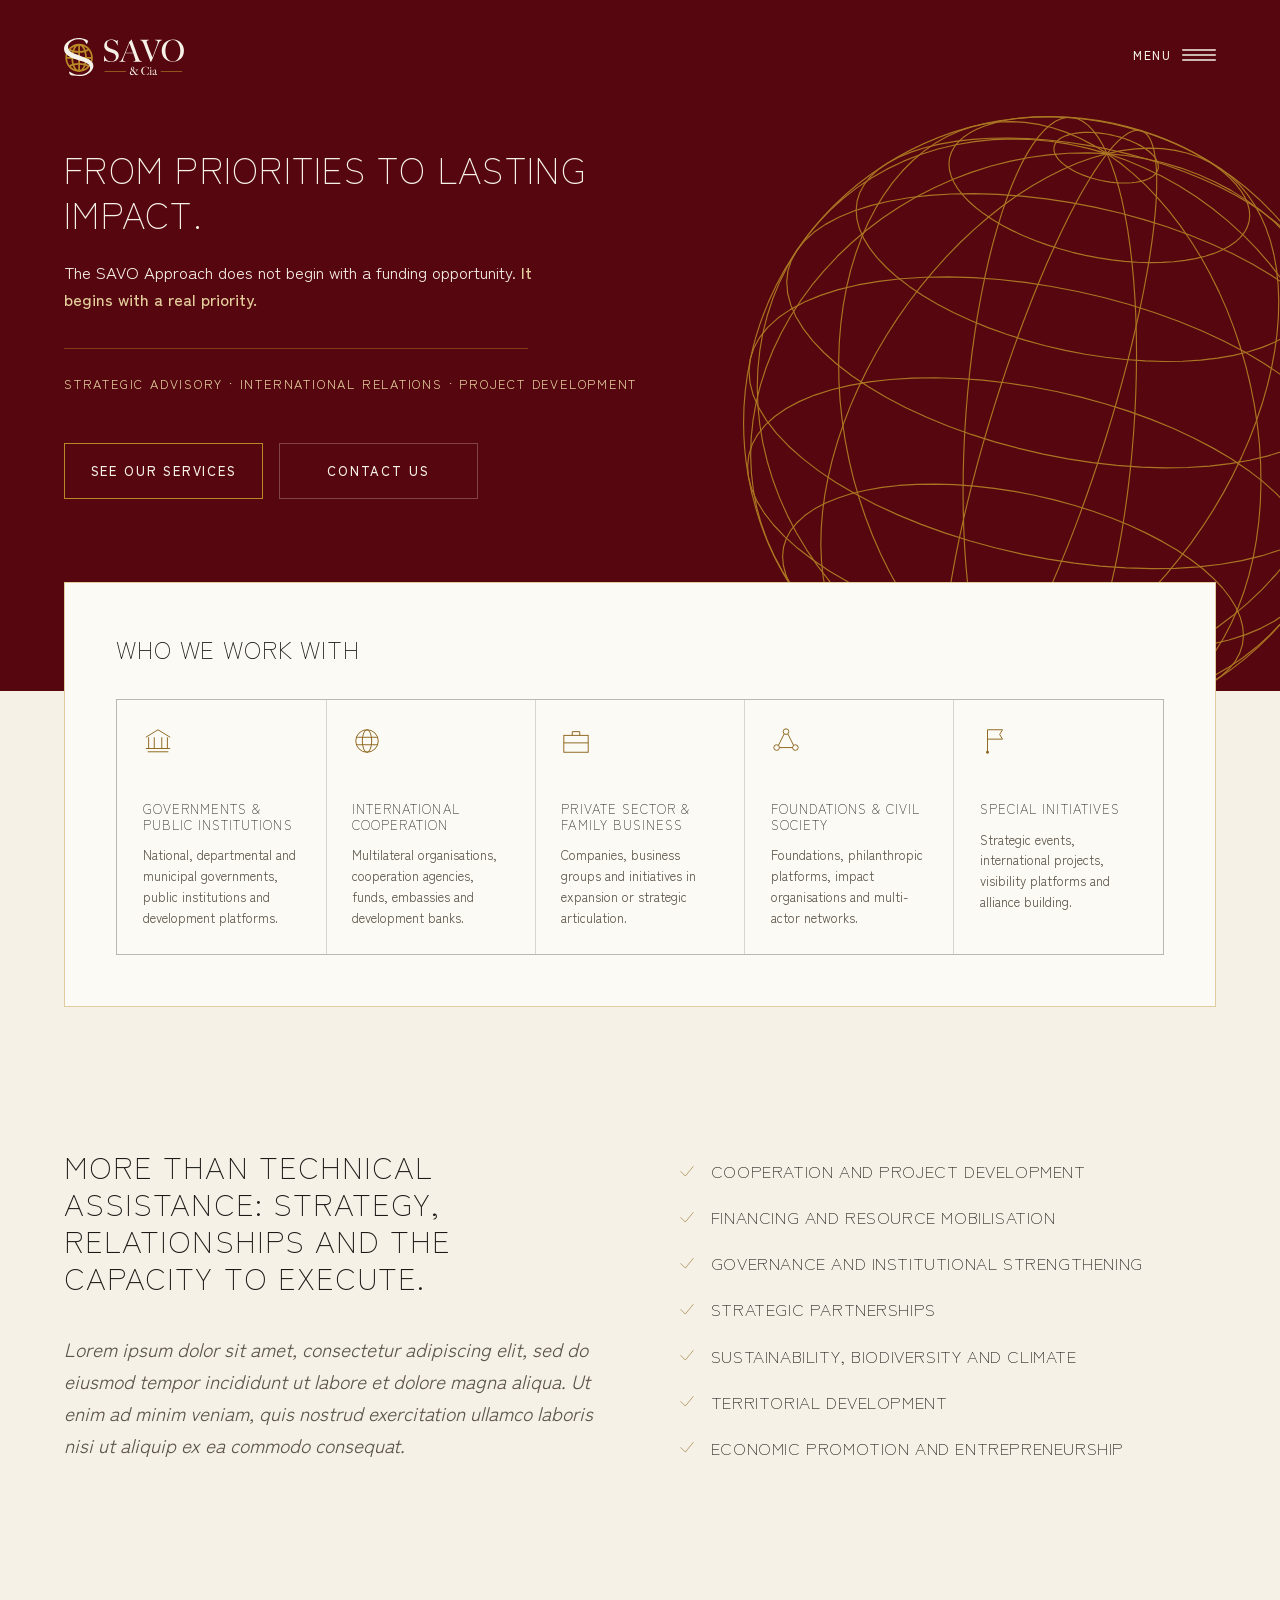
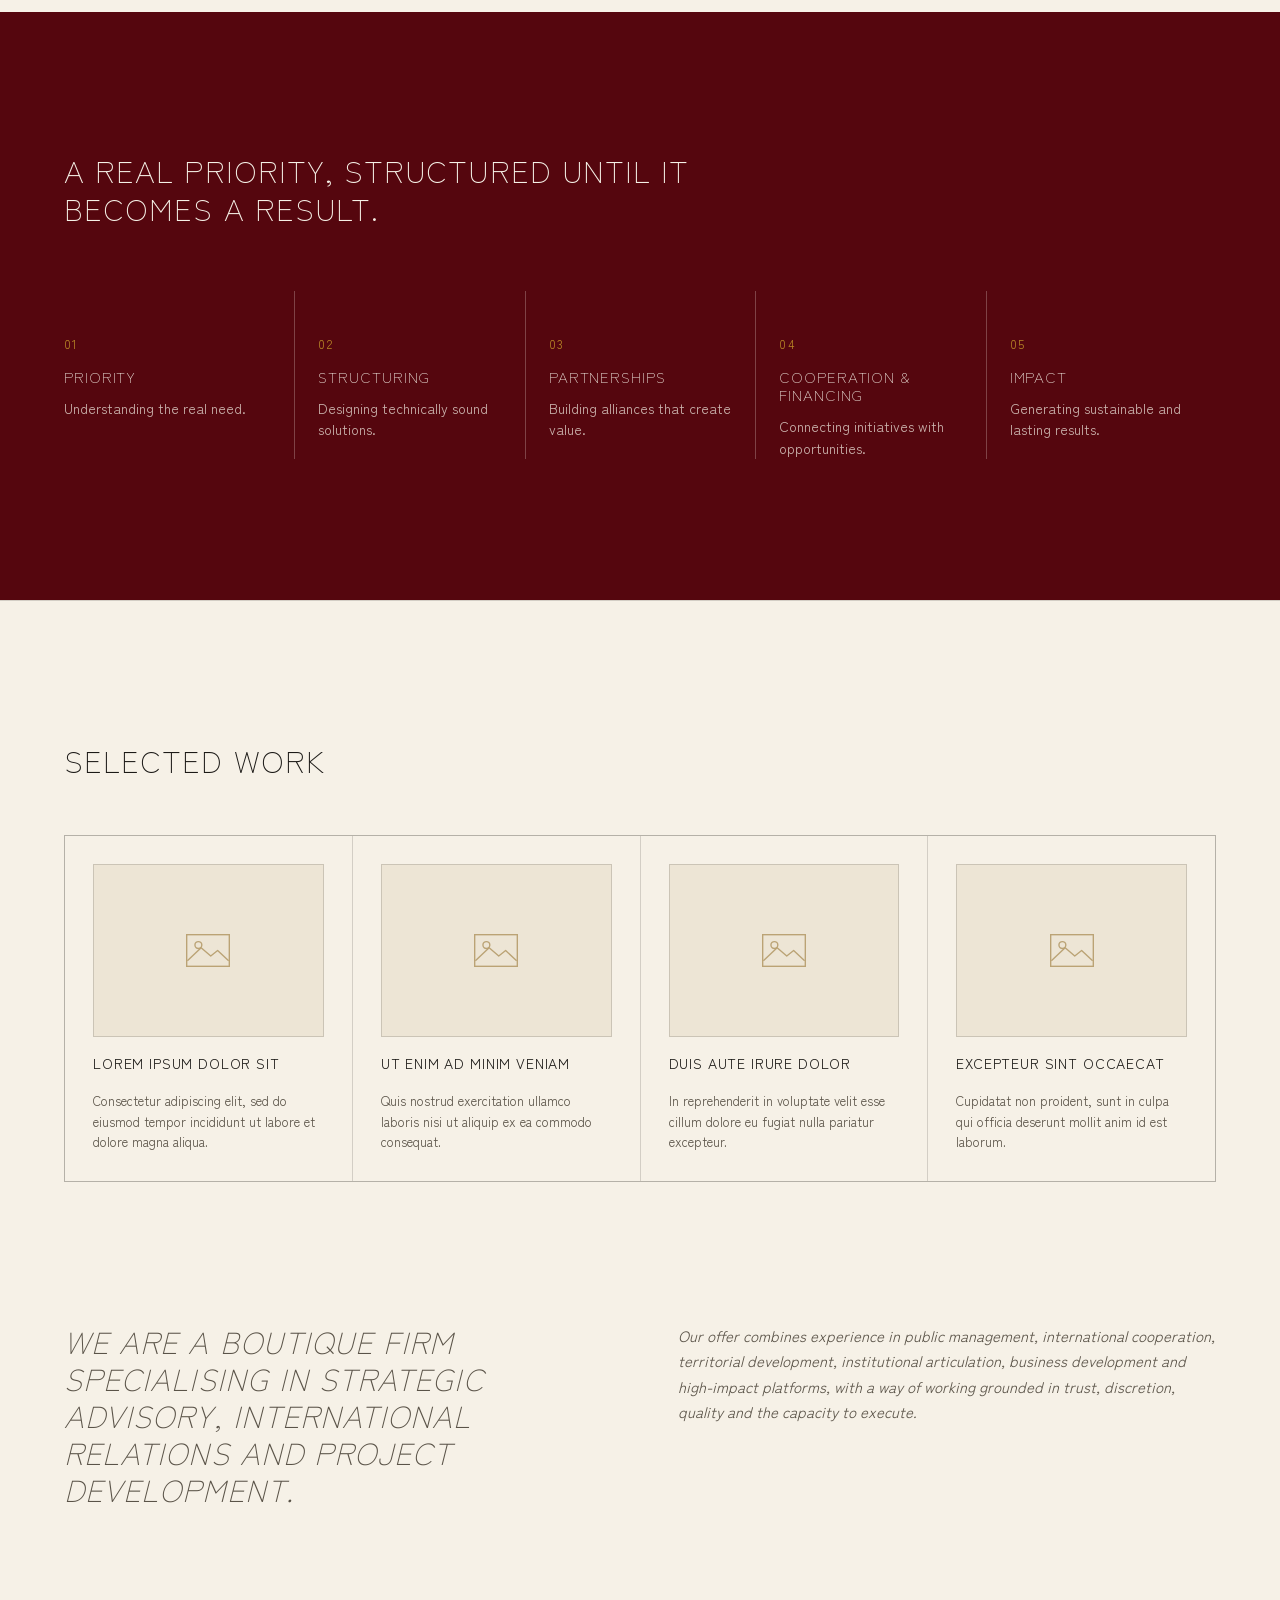
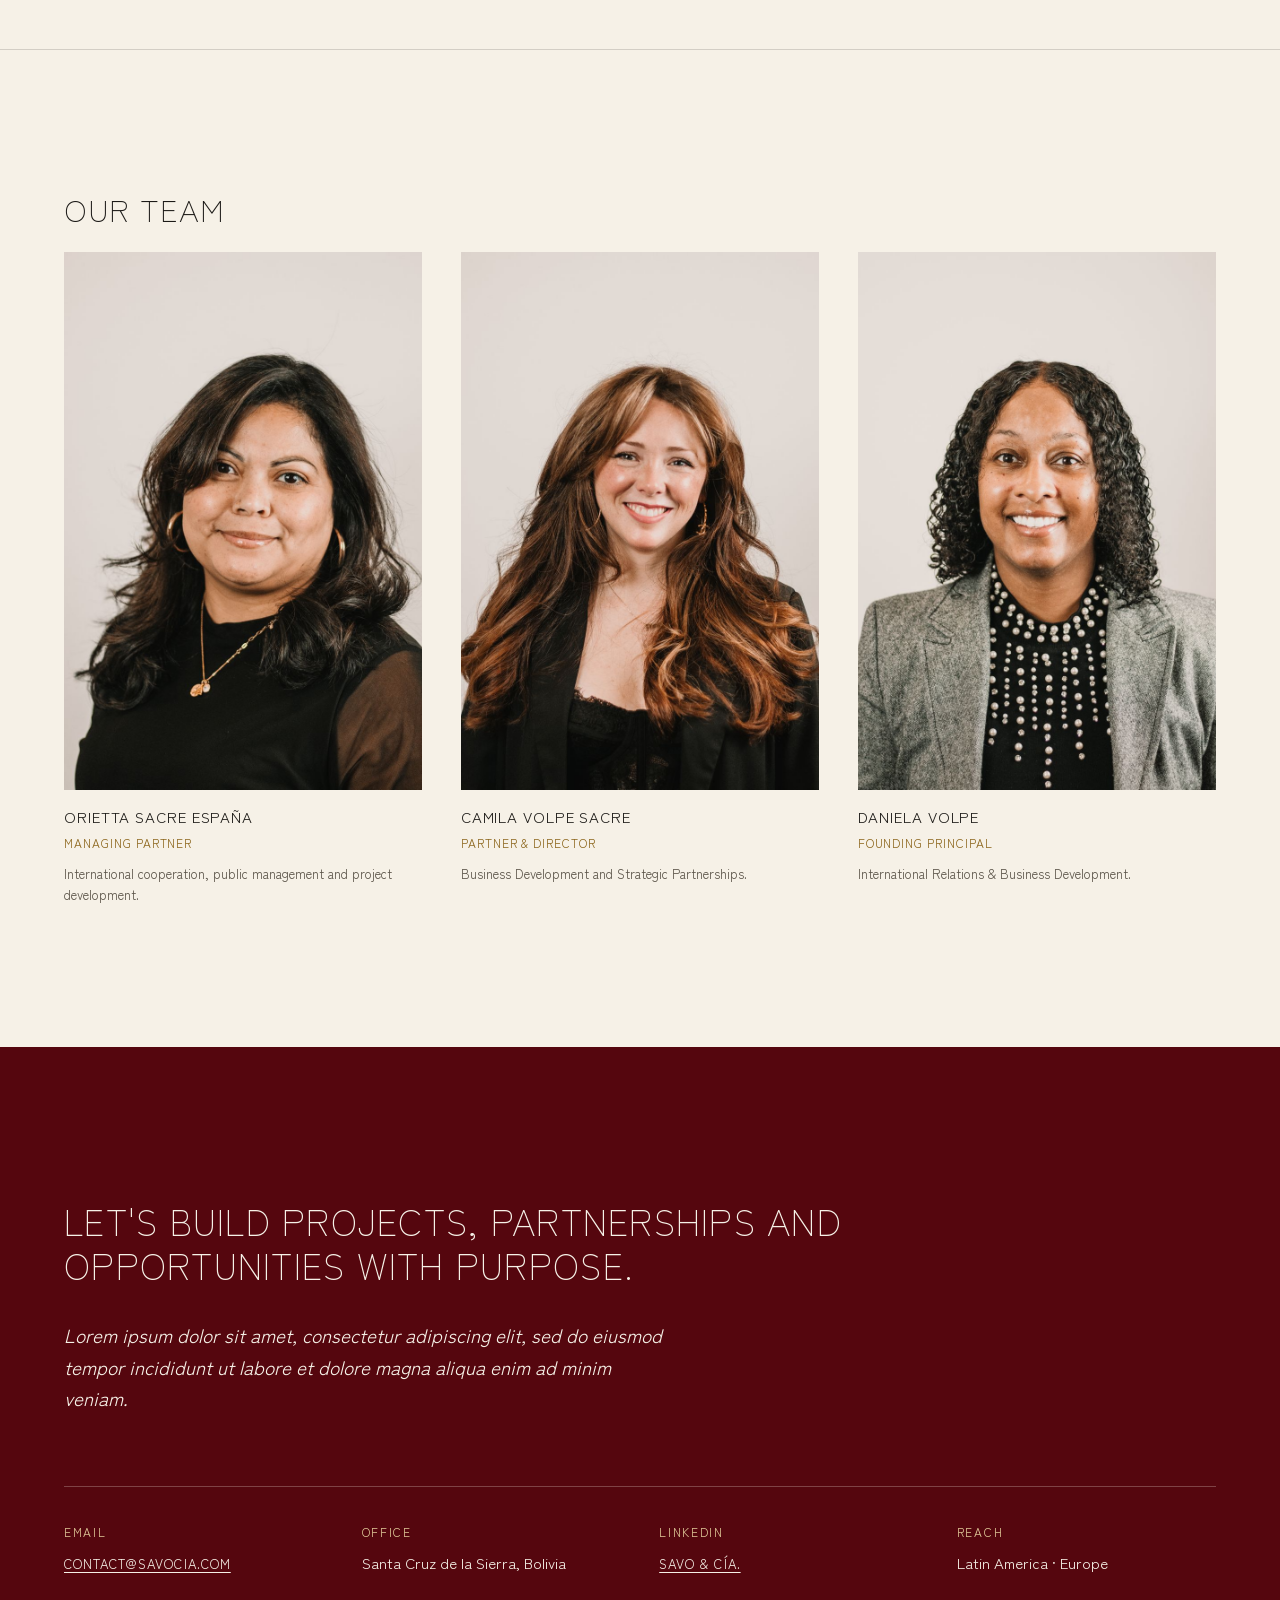
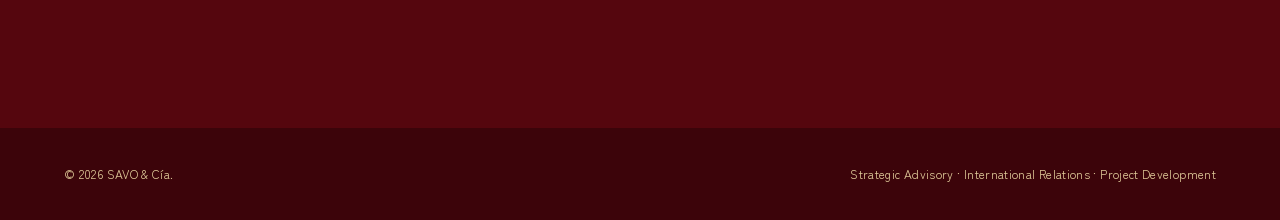
<file: index.html>
<!DOCTYPE html>
<html lang="es">
<head>
<meta charset="utf-8">
<meta name="robots" content="noindex, nofollow">
<meta name="viewport" content="width=device-width, initial-scale=1">
<title>SAVO &amp; Cía.</title>
<meta name="description" content="SAVO &amp; Cía. — Strategic Advisory, International Relations, Project Development. Santa Cruz de la Sierra, Bolivia.">
<link rel="alternate" hreflang="es" href="https://www.savocia.com/es/">
<link rel="alternate" hreflang="en" href="https://www.savocia.com/en/">
<link rel="alternate" hreflang="x-default" href="https://www.savocia.com/">
<link rel="icon" href="assets/brand/isotype.svg" type="image/svg+xml">
<link rel="preconnect" href="https://fonts.googleapis.com">
<link rel="preconnect" href="https://fonts.gstatic.com" crossorigin>
<link rel="stylesheet" href="https://fonts.googleapis.com/css2?family=Zen+Kaku+Gothic+New:wght@300;400;500;700&display=swap">
<link rel="stylesheet" href="assets/css/savo.css">
<script>
(function () {
  var target = "es/";
  try {
    var saved = localStorage.getItem("savo.lang");
    if (saved === "en" || saved === "es") {
      target = saved + "/";
    } else {
      var langs = navigator.languages || [navigator.language || "es"];
      for (var i = 0; i < langs.length; i++) {
        var tag = String(langs[i]).toLowerCase();
        if (tag.indexOf("es") === 0) { target = "es/"; break; }
        if (tag.indexOf("en") === 0) { target = "en/"; break; }
      }
    }
  } catch (e) {}
  location.replace(target);
})();
</script>
</head>
<body>
<div class="field" style="padding-block:clamp(2rem,6vw,4rem)">
  <div class="wrap">
    <a class="mark" href="es/" aria-label="SAVO &amp; Cía.">
      <img src="assets/brand/logotype-cream.svg" alt="SAVO &amp; Cía.">
    </a>
    <span class="label hero-disciplines">Strategic Advisory · International Relations · Project Development</span>
    <p class="refusal" style="margin-top:2.5rem">Elija un idioma · Choose a language</p>
    <p style="margin-top:1.5rem">
      <a class="act" href="es/" hreflang="es" lang="es">Español</a>
      <a class="act" href="en/" hreflang="en" lang="en" style="margin-left:0.75rem">English</a>
    </p>
  </div>
</div>
</body>
</html>
</file>
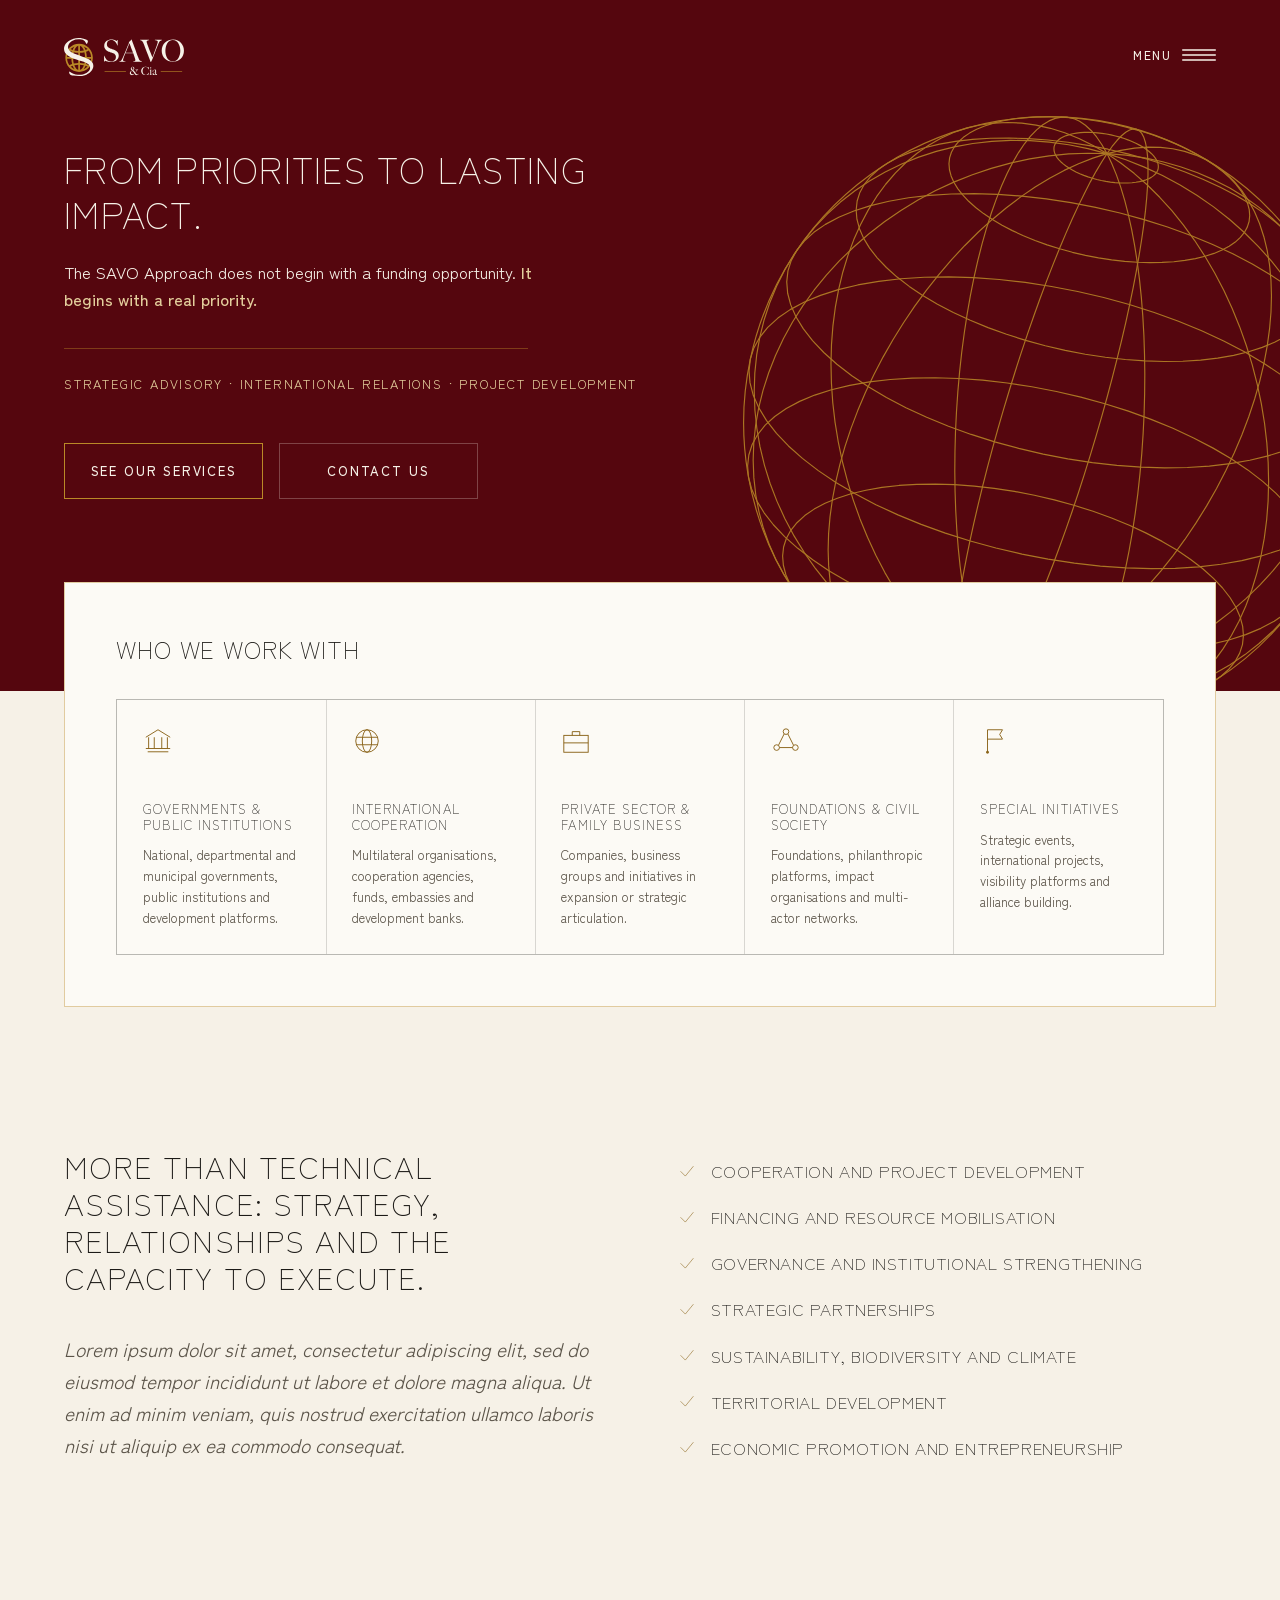
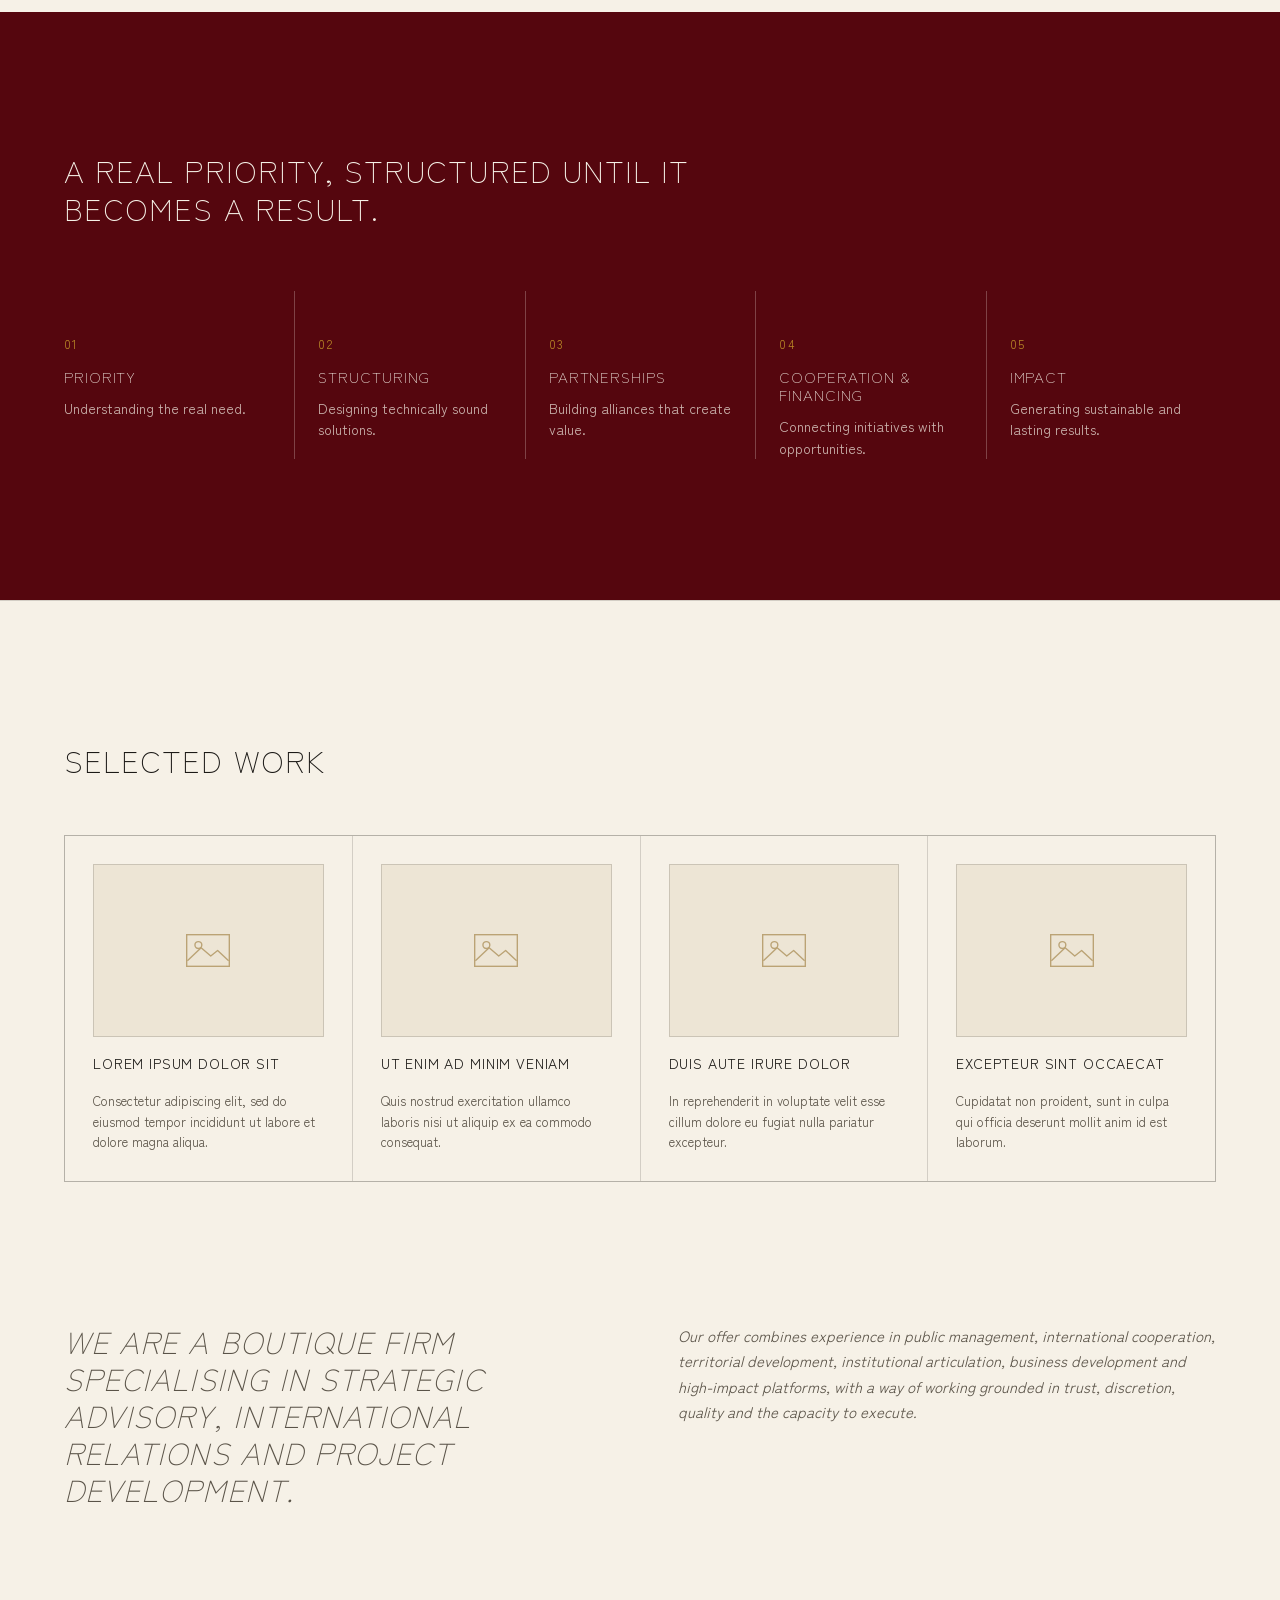
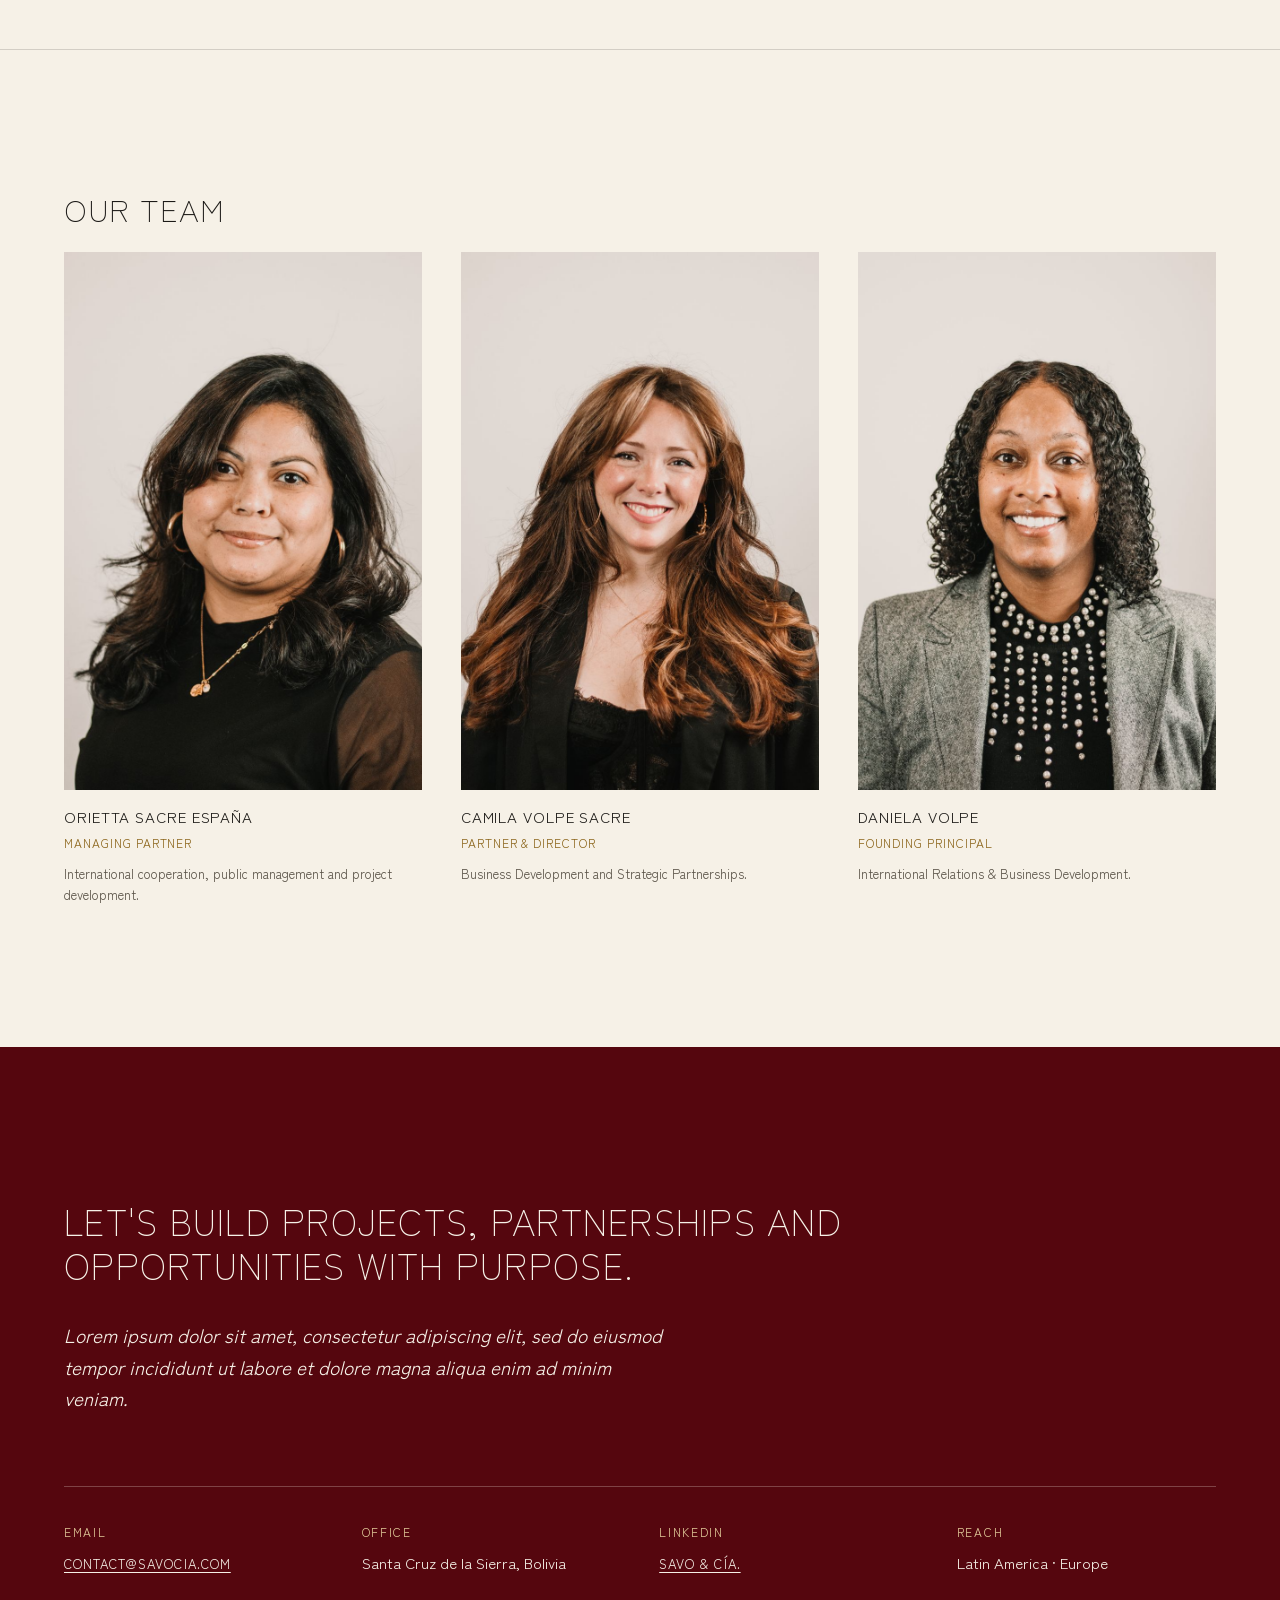
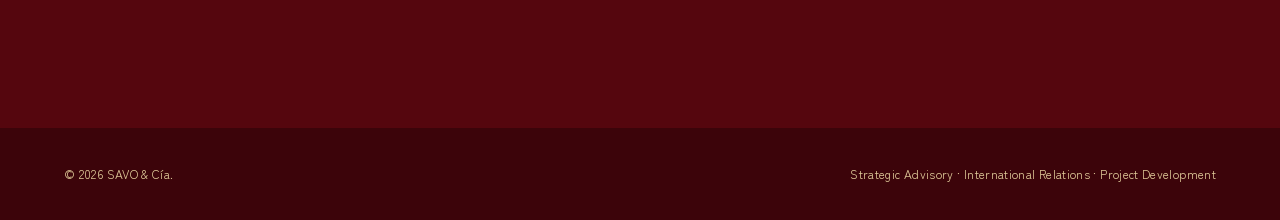
<file: en/index.html>
<!DOCTYPE html>
<html lang="en">
<head>
<meta charset="utf-8">
<meta name="robots" content="noindex, nofollow">
<meta name="viewport" content="width=device-width, initial-scale=1">
<title>SAVO &amp; Cía. — Strategic Advisory, International Relations, Project Development</title>
<meta name="description" content="A Bolivian boutique strategic advisory firm. We help institutions and territories turn real development priorities into structured initiatives that attract partnerships, cooperation and financing.">
<link rel="canonical" href="https://www.savocia.com/en/">
<link rel="alternate" hreflang="es" href="https://www.savocia.com/es/">
<link rel="alternate" hreflang="en" href="https://www.savocia.com/en/">
<link rel="alternate" hreflang="x-default" href="https://www.savocia.com/">
<meta property="og:type" content="website">
<meta property="og:locale" content="en">
<meta property="og:title" content="SAVO &amp; Cía.">
<meta property="og:description" content="From priorities to lasting impact. Strategic advisory, international relations and project development.">
<meta property="og:url" content="https://www.savocia.com/en/">
<link rel="icon" href="../assets/brand/isotype.svg" type="image/svg+xml">
<link rel="preconnect" href="https://fonts.googleapis.com">
<link rel="preconnect" href="https://fonts.gstatic.com" crossorigin>
<link rel="stylesheet" href="https://fonts.googleapis.com/css2?family=Zen+Kaku+Gothic+New:wght@300;400;500;700&display=swap">
<link rel="stylesheet" href="../assets/css/savo.css">
</head>
<body>
<svg width="0" height="0" style="position:absolute" aria-hidden="true" focusable="false">
  <symbol id="ph-image" viewBox="0 0 32 24">
    <rect x="0.5" y="0.5" width="31" height="23" fill="none" stroke="currentColor"/>
    <circle cx="9" cy="8" r="2.5" fill="none" stroke="currentColor"/>
    <path d="M1 19.5 L11 10 L18 16 L23 12 L31 19.5" fill="none" stroke="currentColor" stroke-linejoin="round"/>
  </symbol>
  <symbol id="ic-public" viewBox="0 0 32 32">
    <path d="M3 12 L16 4 L29 12" fill="none" stroke="currentColor" stroke-linejoin="round"/>
    <path d="M6 12 V24 M12 12 V24 M20 12 V24 M26 12 V24" fill="none" stroke="currentColor"/>
    <path d="M3 24 H29 M5 27.5 H27" fill="none" stroke="currentColor"/>
  </symbol>
  <symbol id="ic-coop" viewBox="0 0 32 32">
    <circle cx="16" cy="16" r="12" fill="none" stroke="currentColor"/>
    <ellipse cx="16" cy="16" rx="5" ry="12" fill="none" stroke="currentColor"/>
    <path d="M4.5 12 H27.5 M4.5 20 H27.5" fill="none" stroke="currentColor"/>
  </symbol>
  <symbol id="ic-private" viewBox="0 0 32 32">
    <rect x="3" y="10" width="26" height="18" fill="none" stroke="currentColor"/>
    <path d="M12 10 V6 h8 v4" fill="none" stroke="currentColor" stroke-linejoin="round"/>
    <path d="M3 18 H29" fill="none" stroke="currentColor"/>
  </symbol>
  <symbol id="ic-civil" viewBox="0 0 32 32">
    <circle cx="16" cy="6" r="3" fill="none" stroke="currentColor"/>
    <circle cx="6" cy="23" r="3" fill="none" stroke="currentColor"/>
    <circle cx="26" cy="23" r="3" fill="none" stroke="currentColor"/>
    <path d="M14 8.5 L8 20.5 M18 8.5 L24 20.5 M9 23 H23" fill="none" stroke="currentColor"/>
  </symbol>
  <symbol id="ic-special" viewBox="0 0 32 32">
    <path d="M8 28 V4 h16 l-3 5 3 5 H8" fill="none" stroke="currentColor" stroke-linejoin="round"/>
    <circle cx="8" cy="28" r="1.5" fill="currentColor" stroke="none"/>
  </symbol>
  <symbol id="ic-check" viewBox="0 0 32 32">
    <path d="M5 17 L13 25 L27 8" fill="none" stroke="currentColor" stroke-width="1" stroke-linecap="round" stroke-linejoin="round"/>
  </symbol>
  <symbol id="ph-person" viewBox="0 0 32 32">
    <rect x="0.5" y="0.5" width="31" height="31" fill="none" stroke="currentColor"/>
    <circle cx="16" cy="13" r="4.5" fill="none" stroke="currentColor"/>
    <path d="M7.5 27 C7.5 21.5 11.5 19 16 19 C20.5 19 24.5 21.5 24.5 27" fill="none" stroke="currentColor" stroke-linecap="round"/>
  </symbol>
</svg>
<a class="skip" href="#coverage">Skip to content</a>

<div class="menu-overlay" id="menu-overlay" hidden>
  <div class="wrap menu-inner">
    <div class="menu-head">
      <a class="mark" href="./" aria-label="SAVO &amp; Cía., home">
        <img src="../assets/brand/logotype-cream.svg" alt="SAVO &amp; Cía.">
      </a>
      <button class="menu-close" aria-label="Close menu">
        <svg viewBox="0 0 44 44" aria-hidden="true">
          <line x1="5" y1="5" x2="39" y2="39" stroke="currentColor" stroke-width="1.5" stroke-linecap="round"/>
          <line x1="39" y1="5" x2="5" y2="39" stroke="currentColor" stroke-width="1.5" stroke-linecap="round"/>
        </svg>
      </button>
    </div>
      <nav class="menu-nav" aria-label="Principal">
        <a href="./" aria-current="page">Home</a>
        <a href="#areas">What we do</a>
        <a href="#approach">The approach</a>
        <a href="#work">Work</a>
        <a href="#team">Team</a>
        <a href="#contact">Contact</a>
      </nav>
      <a class="lang" href="../es/" data-lang-switch="es" aria-label="Cambiar a español"><b>EN</b> <span>/ ES</span></a>
  </div>
</div>

<div class="field">
  <div class="wrap">
    <div class="hero-globe" aria-hidden="true" data-tilt="26"><svg viewBox="0 0 200 200" fill="none" stroke="currentColor" stroke-width="0.35" stroke-linejoin="round" stroke-linecap="round"><g transform="rotate(12 100.0 100.0)"><circle cx="100.0" cy="100.0" r="92.0"/><path d="M115.98,181.43 L115.91,182.04 L115.73,182.65 L115.43,183.25 L115.01,183.83 L114.48,184.39 L113.84,184.93 L113.09,185.45 L112.24,185.93 L111.30,186.38 L110.27,186.80 L109.16,187.17 L107.99,187.50 L106.75,187.78 L105.46,188.01 L104.13,188.20 L102.77,188.33 L101.39,188.41 L100.00,188.44 L98.61,188.41 L97.23,188.33 L95.87,188.20 L94.54,188.01 L93.25,187.78 L92.01,187.50 L90.84,187.17 L89.73,186.80 L88.70,186.38 L87.76,185.93 L86.91,185.45 L86.16,184.93 L85.52,184.39 L84.99,183.83 L84.57,183.25 L84.27,182.65 L84.09,182.04 L84.02,181.43 L84.09,180.82 L84.27,180.22 L84.57,179.62 L84.99,179.04 L85.52,178.47 L86.16,177.93 L86.91,177.42 L87.76,176.93 L88.70,176.48 L89.73,176.07 L90.84,175.70 L92.01,175.37 L93.25,175.09 L94.54,174.85 L95.87,174.67 L97.23,174.54 L98.61,174.46 L100.00,174.43 L101.39,174.46 L102.77,174.54 L104.13,174.67 L105.46,174.85 L106.75,175.09 L107.99,175.37 L109.16,175.70 L110.27,176.07 L111.30,176.48 L112.24,176.93 L113.09,177.42 L113.84,177.93 L114.48,178.47 L115.01,179.04 L115.43,179.62 L115.73,180.22 L115.91,180.82 L115.98,181.43"/><path d="M146.00,171.61 L145.82,173.37 L145.30,175.11 L144.43,176.83 L143.23,178.51 L141.69,180.13 L139.84,181.69 L137.68,183.18 L135.24,184.57 L132.53,185.87 L129.57,187.06 L126.38,188.13 L123.00,189.07 L119.44,189.89 L115.73,190.56 L111.91,191.09 L107.99,191.47 L104.01,191.70 L100.00,191.78 L95.99,191.70 L92.01,191.47 L88.09,191.09 L84.27,190.56 L80.56,189.89 L77.00,189.07 L73.62,188.13 L70.43,187.06 L67.47,185.87 L64.76,184.57 L62.32,183.18 L60.16,181.69 L58.31,180.13 L56.77,178.51 L55.57,176.83 L54.70,175.11 L54.18,173.37 L54.00,171.61 L54.18,169.85 L54.70,168.11 L55.57,166.39 L56.77,164.71 L58.31,163.09 L60.16,161.53 L62.32,160.04 L64.76,158.65 L67.47,157.35 L70.43,156.16 L73.62,155.09 L77.00,154.15 L80.56,153.34 L84.27,152.66 L88.09,152.13 L92.01,151.75 L95.99,151.52 L100.00,151.45 L104.01,151.52 L107.99,151.75 L111.91,152.13 L115.73,152.66 L119.44,153.34 L123.00,154.15 L126.38,155.09 L129.57,156.16 L132.53,157.35 L135.24,158.65 L137.68,160.04 L139.84,161.53 L141.69,163.09 L143.23,164.71 L144.43,166.39 L145.30,168.11 L145.82,169.85 L146.00,171.61"/><path d="M170.48,153.15 L170.21,155.84 L169.41,158.52 L168.07,161.15 L166.23,163.72 L163.87,166.21 L161.03,168.60 L157.73,170.87 L153.99,173.01 L149.83,175.00 L145.30,176.82 L140.42,178.46 L135.24,179.91 L129.78,181.15 L124.10,182.18 L118.24,182.99 L112.24,183.58 L106.14,183.93 L100.00,184.05 L93.86,183.93 L87.76,183.58 L81.76,182.99 L75.90,182.18 L70.22,181.15 L64.76,179.91 L59.58,178.46 L54.70,176.82 L50.17,175.00 L46.01,173.01 L42.27,170.87 L38.97,168.60 L36.13,166.21 L33.77,163.72 L31.93,161.15 L30.59,158.52 L29.79,155.84 L29.52,153.15 L29.79,150.46 L30.59,147.79 L31.93,145.16 L33.77,142.58 L36.13,140.09 L38.97,137.70 L42.27,135.43 L46.01,133.29 L50.17,131.31 L54.70,129.48 L59.58,127.84 L64.76,126.40 L70.22,125.15 L75.90,124.12 L81.76,123.31 L87.76,122.73 L93.86,122.37 L100.00,122.26 L106.14,122.37 L112.24,122.73 L118.24,123.31 L124.10,124.12 L129.78,125.15 L135.24,126.40 L140.42,127.84 L145.30,129.48 L149.83,131.31 L153.99,133.29 L157.73,135.43 L161.03,137.70 L163.87,140.09 L166.23,142.58 L168.07,145.16 L169.41,147.79 L170.21,150.46 L170.48,153.15"/><path d="M186.45,128.28 L186.12,131.58 L185.14,134.86 L183.51,138.09 L181.24,141.24 L178.35,144.30 L174.87,147.23 L170.82,150.02 L166.23,152.64 L161.13,155.08 L155.57,157.31 L149.59,159.33 L143.23,161.10 L136.54,162.63 L129.57,163.89 L122.38,164.89 L115.01,165.60 L107.53,166.04 L100.00,166.18 L92.47,166.04 L84.99,165.60 L77.62,164.89 L70.43,163.89 L63.46,162.63 L56.77,161.10 L50.41,159.33 L44.43,157.31 L38.87,155.08 L33.77,152.64 L29.18,150.02 L25.13,147.23 L21.65,144.30 L18.76,141.24 L16.49,138.09 L14.86,134.86 L13.88,131.58 L13.55,128.28 L13.88,124.98 L14.86,121.70 L16.49,118.47 L18.76,115.32 L21.65,112.26 L25.13,109.33 L29.18,106.54 L33.77,103.92 L38.87,101.48 L44.43,99.25 L50.41,97.24 L56.77,95.46 L63.46,93.93 L70.43,92.67 L77.62,91.67 L84.99,90.96 L92.47,90.53 L100.00,90.38 L107.53,90.53 L115.01,90.96 L122.38,91.67 L129.57,92.67 L136.54,93.93 L143.23,95.46 L149.59,97.24 L155.57,99.25 L161.13,101.48 L166.23,103.92 L170.82,106.54 L174.87,109.33 L178.35,112.26 L181.24,115.32 L183.51,118.47 L185.14,121.70 L186.12,124.98 L186.45,128.28"/><path d="M192.00,100.00 L191.65,103.52 L190.60,107.00 L188.87,110.44 L186.45,113.79 L183.38,117.04 L179.67,120.17 L175.36,123.13 L170.48,125.92 L165.05,128.52 L159.14,130.89 L152.77,133.04 L146.00,134.93 L138.88,136.55 L131.47,137.90 L123.81,138.96 L115.98,139.72 L108.02,140.18 L100.00,140.33 L91.98,140.18 L84.02,139.72 L76.19,138.96 L68.53,137.90 L61.12,136.55 L54.00,134.93 L47.23,133.04 L40.86,130.89 L34.95,128.52 L29.52,125.92 L24.64,123.13 L20.33,120.17 L16.62,117.04 L13.55,113.79 L11.13,110.44 L9.40,107.00 L8.35,103.52 L8.00,100.00 L8.35,96.48 L9.40,93.00 L11.13,89.56 L13.55,86.21 L16.62,82.96 L20.33,79.83 L24.64,76.87 L29.52,74.08 L34.95,71.48 L40.86,69.11 L47.23,66.96 L54.00,65.07 L61.12,63.45 L68.53,62.10 L76.19,61.04 L84.02,60.28 L91.98,59.82 L100.00,59.67 L108.02,59.82 L115.98,60.28 L123.81,61.04 L131.47,62.10 L138.88,63.45 L146.00,65.07 L152.77,66.96 L159.14,69.11 L165.05,71.48 L170.48,74.08 L175.36,76.87 L179.67,79.83 L183.38,82.96 L186.45,86.21 L188.87,89.56 L190.60,93.00 L191.65,96.48 L192.00,100.00"/><path d="M186.45,71.72 L186.12,75.02 L185.14,78.30 L183.51,81.53 L181.24,84.68 L178.35,87.74 L174.87,90.67 L170.82,93.46 L166.23,96.08 L161.13,98.52 L155.57,100.75 L149.59,102.76 L143.23,104.54 L136.54,106.07 L129.57,107.33 L122.38,108.33 L115.01,109.04 L107.53,109.47 L100.00,109.62 L92.47,109.47 L84.99,109.04 L77.62,108.33 L70.43,107.33 L63.46,106.07 L56.77,104.54 L50.41,102.76 L44.43,100.75 L38.87,98.52 L33.77,96.08 L29.18,93.46 L25.13,90.67 L21.65,87.74 L18.76,84.68 L16.49,81.53 L14.86,78.30 L13.88,75.02 L13.55,71.72 L13.88,68.42 L14.86,65.14 L16.49,61.91 L18.76,58.76 L21.65,55.70 L25.13,52.77 L29.18,49.98 L33.77,47.36 L38.87,44.92 L44.43,42.69 L50.41,40.67 L56.77,38.90 L63.46,37.37 L70.43,36.11 L77.62,35.11 L84.99,34.40 L92.47,33.96 L100.00,33.82 L107.53,33.96 L115.01,34.40 L122.38,35.11 L129.57,36.11 L136.54,37.37 L143.23,38.90 L149.59,40.67 L155.57,42.69 L161.13,44.92 L166.23,47.36 L170.82,49.98 L174.87,52.77 L178.35,55.70 L181.24,58.76 L183.51,61.91 L185.14,65.14 L186.12,68.42 L186.45,71.72"/><path d="M170.48,46.85 L170.21,49.54 L169.41,52.21 L168.07,54.84 L166.23,57.42 L163.87,59.91 L161.03,62.30 L157.73,64.57 L153.99,66.71 L149.83,68.69 L145.30,70.52 L140.42,72.16 L135.24,73.60 L129.78,74.85 L124.10,75.88 L118.24,76.69 L112.24,77.27 L106.14,77.63 L100.00,77.74 L93.86,77.63 L87.76,77.27 L81.76,76.69 L75.90,75.88 L70.22,74.85 L64.76,73.60 L59.58,72.16 L54.70,70.52 L50.17,68.69 L46.01,66.71 L42.27,64.57 L38.97,62.30 L36.13,59.91 L33.77,57.42 L31.93,54.84 L30.59,52.21 L29.79,49.54 L29.52,46.85 L29.79,44.16 L30.59,41.48 L31.93,38.85 L33.77,36.28 L36.13,33.79 L38.97,31.40 L42.27,29.13 L46.01,26.99 L50.17,25.00 L54.70,23.18 L59.58,21.54 L64.76,20.09 L70.22,18.85 L75.90,17.82 L81.76,17.01 L87.76,16.42 L93.86,16.07 L100.00,15.95 L106.14,16.07 L112.24,16.42 L118.24,17.01 L124.10,17.82 L129.78,18.85 L135.24,20.09 L140.42,21.54 L145.30,23.18 L149.83,25.00 L153.99,26.99 L157.73,29.13 L161.03,31.40 L163.87,33.79 L166.23,36.28 L168.07,38.85 L169.41,41.48 L170.21,44.16 L170.48,46.85"/><path d="M146.00,28.39 L145.82,30.15 L145.30,31.89 L144.43,33.61 L143.23,35.29 L141.69,36.91 L139.84,38.47 L137.68,39.96 L135.24,41.35 L132.53,42.65 L129.57,43.84 L126.38,44.91 L123.00,45.85 L119.44,46.66 L115.73,47.34 L111.91,47.87 L107.99,48.25 L104.01,48.48 L100.00,48.55 L95.99,48.48 L92.01,48.25 L88.09,47.87 L84.27,47.34 L80.56,46.66 L77.00,45.85 L73.62,44.91 L70.43,43.84 L67.47,42.65 L64.76,41.35 L62.32,39.96 L60.16,38.47 L58.31,36.91 L56.77,35.29 L55.57,33.61 L54.70,31.89 L54.18,30.15 L54.00,28.39 L54.18,26.63 L54.70,24.89 L55.57,23.17 L56.77,21.49 L58.31,19.87 L60.16,18.31 L62.32,16.82 L64.76,15.43 L67.47,14.13 L70.43,12.94 L73.62,11.87 L77.00,10.93 L80.56,10.11 L84.27,9.44 L88.09,8.91 L92.01,8.53 L95.99,8.30 L100.00,8.22 L104.01,8.30 L107.99,8.53 L111.91,8.91 L115.73,9.44 L119.44,10.11 L123.00,10.93 L126.38,11.87 L129.57,12.94 L132.53,14.13 L135.24,15.43 L137.68,16.82 L139.84,18.31 L141.69,19.87 L143.23,21.49 L144.43,23.17 L145.30,24.89 L145.82,26.63 L146.00,28.39"/><path d="M115.98,18.57 L115.91,19.18 L115.73,19.78 L115.43,20.38 L115.01,20.96 L114.48,21.53 L113.84,22.07 L113.09,22.58 L112.24,23.07 L111.30,23.52 L110.27,23.93 L109.16,24.30 L107.99,24.63 L106.75,24.91 L105.46,25.15 L104.13,25.33 L102.77,25.46 L101.39,25.54 L100.00,25.57 L98.61,25.54 L97.23,25.46 L95.87,25.33 L94.54,25.15 L93.25,24.91 L92.01,24.63 L90.84,24.30 L89.73,23.93 L88.70,23.52 L87.76,23.07 L86.91,22.58 L86.16,22.07 L85.52,21.53 L84.99,20.96 L84.57,20.38 L84.27,19.78 L84.09,19.18 L84.02,18.57 L84.09,17.96 L84.27,17.35 L84.57,16.75 L84.99,16.17 L85.52,15.61 L86.16,15.07 L86.91,14.55 L87.76,14.07 L88.70,13.62 L89.73,13.20 L90.84,12.83 L92.01,12.50 L93.25,12.22 L94.54,11.99 L95.87,11.80 L97.23,11.67 L98.61,11.59 L100.00,11.56 L101.39,11.59 L102.77,11.67 L104.13,11.80 L105.46,11.99 L106.75,12.22 L107.99,12.50 L109.16,12.83 L110.27,13.20 L111.30,13.62 L112.24,14.07 L113.09,14.55 L113.84,15.07 L114.48,15.61 L115.01,16.17 L115.43,16.75 L115.73,17.35 L115.91,17.96 L115.98,18.57"/><g class="mers"><path class="mer" d="M100.00,182.69 L106.02,182.51 L112.01,181.98 L117.95,181.10 L123.81,179.87 L129.57,178.30 L135.21,176.39 L140.69,174.16 L146.00,171.61 L151.11,168.75 L156.01,165.60 L160.66,162.17 L165.05,158.47 L169.17,154.52 L172.99,150.34 L176.50,145.94 L179.67,141.34 L182.51,136.57 L185.00,131.64 L187.12,126.58 L188.87,121.40 L190.23,116.13 L191.21,110.79 L191.80,105.41 L192.00,100.00 L191.80,94.59 L191.21,89.21 L190.23,83.87 L188.87,78.60 L187.12,73.42 L185.00,68.36 L182.51,63.43 L179.67,58.66 L176.50,54.06 L172.99,49.66 L169.17,45.48 L165.05,41.53 L160.66,37.83 L156.01,34.40 L151.11,31.25 L146.00,28.39 L140.69,25.84 L135.21,23.61 L129.57,21.70 L123.81,20.13 L117.95,18.90 L112.01,18.02 L106.02,17.49 L100.00,17.31"/><path class="mer" d="M100.00,182.69 L105.21,183.83 L110.40,184.61 L115.54,185.03 L120.62,185.09 L125.61,184.78 L130.49,184.11 L135.24,183.08 L139.84,181.69 L144.26,179.96 L148.50,177.88 L152.53,175.46 L156.34,172.73 L159.90,169.68 L163.21,166.34 L166.25,162.71 L169.00,158.81 L171.46,154.66 L173.61,150.27 L175.45,145.67 L176.96,140.88 L178.14,135.91 L178.99,130.79 L179.50,125.53 L179.67,120.17 L179.50,114.71 L178.99,109.20 L178.14,103.65 L176.96,98.08 L175.45,92.52 L173.61,86.99 L171.46,81.51 L169.00,76.12 L166.25,70.83 L163.21,65.66 L159.90,60.64 L156.34,55.79 L152.53,51.13 L148.50,46.67 L144.26,42.45 L139.84,38.47 L135.24,34.76 L130.49,31.32 L125.61,28.18 L120.62,25.35 L115.54,22.83 L110.40,20.65 L105.21,18.81 L100.00,17.31"/><path class="mer" d="M100.00,182.69 L103.01,184.80 L106.00,186.54 L108.97,187.91 L111.91,188.91 L114.79,189.53 L117.60,189.76 L120.35,189.61 L123.00,189.07 L125.56,188.16 L128.00,186.86 L130.33,185.20 L132.53,183.17 L134.58,180.78 L136.49,178.05 L138.25,174.98 L139.84,171.59 L141.26,167.90 L142.50,163.91 L143.56,159.65 L144.43,155.14 L145.12,150.39 L145.61,145.42 L145.90,140.26 L146.00,134.93 L145.90,129.44 L145.61,123.84 L145.12,118.12 L144.43,112.34 L143.56,106.49 L142.50,100.62 L141.26,94.75 L139.84,88.90 L138.25,83.10 L136.49,77.37 L134.58,71.74 L132.53,66.23 L130.33,60.86 L128.00,55.66 L125.56,50.65 L123.00,45.85 L120.35,41.29 L117.60,36.97 L114.79,32.93 L111.91,29.17 L108.97,25.71 L106.00,22.58 L103.01,19.77 L100.00,17.31"/><path class="mer" d="M100.00,182.69 L100.00,185.15 L100.00,187.25 L100.00,188.97 L100.00,190.31 L100.00,191.26 L100.00,191.83 L100.00,192.00 L100.00,191.78 L100.00,191.16 L100.00,190.15 L100.00,188.76 L100.00,186.99 L100.00,184.84 L100.00,182.33 L100.00,179.47 L100.00,176.27 L100.00,172.74 L100.00,168.90 L100.00,164.77 L100.00,160.36 L100.00,155.69 L100.00,150.78 L100.00,145.65 L100.00,140.33 L100.00,134.84 L100.00,129.19 L100.00,123.42 L100.00,117.55 L100.00,111.61 L100.00,105.62 L100.00,99.60 L100.00,93.58 L100.00,87.59 L100.00,81.66 L100.00,75.80 L100.00,70.05 L100.00,64.42 L100.00,58.95 L100.00,53.65 L100.00,48.55 L100.00,43.68 L100.00,39.04 L100.00,34.66 L100.00,30.57 L100.00,26.77 L100.00,23.28 L100.00,20.13 L100.00,17.31"/><path class="mer" d="M100.00,182.69 L96.99,184.80 L94.00,186.54 L91.03,187.91 L88.09,188.91 L85.21,189.53 L82.40,189.76 L79.65,189.61 L77.00,189.07 L74.44,188.16 L72.00,186.86 L69.67,185.20 L67.47,183.17 L65.42,180.78 L63.51,178.05 L61.75,174.98 L60.16,171.59 L58.74,167.90 L57.50,163.91 L56.44,159.65 L55.57,155.14 L54.88,150.39 L54.39,145.42 L54.10,140.26 L54.00,134.93 L54.10,129.44 L54.39,123.84 L54.88,118.12 L55.57,112.34 L56.44,106.49 L57.50,100.62 L58.74,94.75 L60.16,88.90 L61.75,83.10 L63.51,77.37 L65.42,71.74 L67.47,66.23 L69.67,60.86 L72.00,55.66 L74.44,50.65 L77.00,45.85 L79.65,41.29 L82.40,36.97 L85.21,32.93 L88.09,29.17 L91.03,25.71 L94.00,22.58 L96.99,19.77 L100.00,17.31"/><path class="mer" d="M100.00,182.69 L94.79,183.83 L89.60,184.61 L84.46,185.03 L79.38,185.09 L74.39,184.78 L69.51,184.11 L64.76,183.08 L60.16,181.69 L55.74,179.96 L51.50,177.88 L47.47,175.46 L43.66,172.73 L40.10,169.68 L36.79,166.34 L33.75,162.71 L31.00,158.81 L28.54,154.66 L26.39,150.27 L24.55,145.67 L23.04,140.88 L21.86,135.91 L21.01,130.79 L20.50,125.53 L20.33,120.17 L20.50,114.71 L21.01,109.20 L21.86,103.65 L23.04,98.08 L24.55,92.52 L26.39,86.99 L28.54,81.51 L31.00,76.12 L33.75,70.83 L36.79,65.66 L40.10,60.64 L43.66,55.79 L47.47,51.13 L51.50,46.67 L55.74,42.45 L60.16,38.47 L64.76,34.76 L69.51,31.32 L74.39,28.18 L79.38,25.35 L84.46,22.83 L89.60,20.65 L94.79,18.81 L100.00,17.31"/><path class="mer" d="M100.00,182.69 L93.98,182.51 L87.99,181.98 L82.05,181.10 L76.19,179.87 L70.43,178.30 L64.79,176.39 L59.31,174.16 L54.00,171.61 L48.89,168.75 L43.99,165.60 L39.34,162.17 L34.95,158.47 L30.83,154.52 L27.01,150.34 L23.50,145.94 L20.33,141.34 L17.49,136.57 L15.00,131.64 L12.88,126.58 L11.13,121.40 L9.77,116.13 L8.79,110.79 L8.20,105.41 L8.00,100.00 L8.20,94.59 L8.79,89.21 L9.77,83.87 L11.13,78.60 L12.88,73.42 L15.00,68.36 L17.49,63.43 L20.33,58.66 L23.50,54.06 L27.01,49.66 L30.83,45.48 L34.95,41.53 L39.34,37.83 L43.99,34.40 L48.89,31.25 L54.00,28.39 L59.31,25.84 L64.79,23.61 L70.43,21.70 L76.19,20.13 L82.05,18.90 L87.99,18.02 L93.98,17.49 L100.00,17.31"/><path class="mer" d="M100.00,182.69 L94.79,181.19 L89.60,179.35 L84.46,177.17 L79.38,174.65 L74.39,171.82 L69.51,168.68 L64.76,165.24 L60.16,161.53 L55.74,157.55 L51.50,153.33 L47.47,148.87 L43.66,144.21 L40.10,139.36 L36.79,134.34 L33.75,129.17 L31.00,123.88 L28.54,118.49 L26.39,113.01 L24.55,107.48 L23.04,101.92 L21.86,96.35 L21.01,90.80 L20.50,85.29 L20.33,79.83 L20.50,74.47 L21.01,69.21 L21.86,64.09 L23.04,59.12 L24.55,54.33 L26.39,49.73 L28.54,45.34 L31.00,41.19 L33.75,37.29 L36.79,33.66 L40.10,30.32 L43.66,27.27 L47.47,24.54 L51.50,22.12 L55.74,20.04 L60.16,18.31 L64.76,16.92 L69.51,15.89 L74.39,15.22 L79.38,14.91 L84.46,14.97 L89.60,15.39 L94.79,16.17 L100.00,17.31"/><path class="mer" d="M100.00,182.69 L96.99,180.23 L94.00,177.42 L91.03,174.29 L88.09,170.83 L85.21,167.07 L82.40,163.03 L79.65,158.71 L77.00,154.15 L74.44,149.35 L72.00,144.34 L69.67,139.14 L67.47,133.77 L65.42,128.26 L63.51,122.63 L61.75,116.90 L60.16,111.10 L58.74,105.25 L57.50,99.38 L56.44,93.51 L55.57,87.66 L54.88,81.88 L54.39,76.16 L54.10,70.56 L54.00,65.07 L54.10,59.74 L54.39,54.58 L54.88,49.61 L55.57,44.86 L56.44,40.35 L57.50,36.09 L58.74,32.10 L60.16,28.41 L61.75,25.02 L63.51,21.95 L65.42,19.22 L67.47,16.83 L69.67,14.80 L72.00,13.14 L74.44,11.84 L77.00,10.93 L79.65,10.39 L82.40,10.24 L85.21,10.47 L88.09,11.09 L91.03,12.09 L94.00,13.46 L96.99,15.20 L100.00,17.31"/><path class="mer" d="M100.00,182.69 L100.00,179.87 L100.00,176.72 L100.00,173.23 L100.00,169.43 L100.00,165.34 L100.00,160.96 L100.00,156.32 L100.00,151.45 L100.00,146.35 L100.00,141.05 L100.00,135.58 L100.00,129.95 L100.00,124.20 L100.00,118.34 L100.00,112.41 L100.00,106.42 L100.00,100.40 L100.00,94.38 L100.00,88.39 L100.00,82.45 L100.00,76.58 L100.00,70.81 L100.00,65.16 L100.00,59.67 L100.00,54.35 L100.00,49.22 L100.00,44.31 L100.00,39.64 L100.00,35.23 L100.00,31.10 L100.00,27.26 L100.00,23.73 L100.00,20.53 L100.00,17.67 L100.00,15.16 L100.00,13.01 L100.00,11.24 L100.00,9.85 L100.00,8.84 L100.00,8.22 L100.00,8.00 L100.00,8.17 L100.00,8.74 L100.00,9.69 L100.00,11.03 L100.00,12.75 L100.00,14.85 L100.00,17.31"/><path class="mer" d="M100.00,182.69 L103.01,180.23 L106.00,177.42 L108.97,174.29 L111.91,170.83 L114.79,167.07 L117.60,163.03 L120.35,158.71 L123.00,154.15 L125.56,149.35 L128.00,144.34 L130.33,139.14 L132.53,133.77 L134.58,128.26 L136.49,122.63 L138.25,116.90 L139.84,111.10 L141.26,105.25 L142.50,99.38 L143.56,93.51 L144.43,87.66 L145.12,81.88 L145.61,76.16 L145.90,70.56 L146.00,65.07 L145.90,59.74 L145.61,54.58 L145.12,49.61 L144.43,44.86 L143.56,40.35 L142.50,36.09 L141.26,32.10 L139.84,28.41 L138.25,25.02 L136.49,21.95 L134.58,19.22 L132.53,16.83 L130.33,14.80 L128.00,13.14 L125.56,11.84 L123.00,10.93 L120.35,10.39 L117.60,10.24 L114.79,10.47 L111.91,11.09 L108.97,12.09 L106.00,13.46 L103.01,15.20 L100.00,17.31"/><path class="mer" d="M100.00,182.69 L105.21,181.19 L110.40,179.35 L115.54,177.17 L120.62,174.65 L125.61,171.82 L130.49,168.68 L135.24,165.24 L139.84,161.53 L144.26,157.55 L148.50,153.33 L152.53,148.87 L156.34,144.21 L159.90,139.36 L163.21,134.34 L166.25,129.17 L169.00,123.88 L171.46,118.49 L173.61,113.01 L175.45,107.48 L176.96,101.92 L178.14,96.35 L178.99,90.80 L179.50,85.29 L179.67,79.83 L179.50,74.47 L178.99,69.21 L178.14,64.09 L176.96,59.12 L175.45,54.33 L173.61,49.73 L171.46,45.34 L169.00,41.19 L166.25,37.29 L163.21,33.66 L159.90,30.32 L156.34,27.27 L152.53,24.54 L148.50,22.12 L144.26,20.04 L139.84,18.31 L135.24,16.92 L130.49,15.89 L125.61,15.22 L120.62,14.91 L115.54,14.97 L110.40,15.39 L105.21,16.17 L100.00,17.31"/></g></g></svg></div>
    <header class="masthead">
      <a class="mark" href="./" aria-label="SAVO &amp; Cía., home">
        <img src="../assets/brand/logotype-cream.svg" alt="SAVO &amp; Cía.">
      </a>
      <button class="menu-toggle" aria-label="Open menu" aria-expanded="false" aria-controls="menu-overlay">
        <span class="menu-word">Menu</span>
        <svg class="menu-lines" viewBox="0 0 34 12" aria-hidden="true">
          <line x1="0.75" y1="1" x2="33.25" y2="1" stroke="currentColor" stroke-width="1.5" stroke-linecap="round"/>
          <line x1="0.75" y1="6" x2="33.25" y2="6" stroke="currentColor" stroke-width="1.5" stroke-linecap="round"/>
          <line x1="0.75" y1="11" x2="33.25" y2="11" stroke="currentColor" stroke-width="1.5" stroke-linecap="round"/>
        </svg>
      </button>
    </header>

    <h1 class="claim">From priorities to <em>lasting impact</em>.</h1>

    <p class="refusal">The SAVO Approach does not begin with a funding opportunity. <strong>It begins with a real priority.</strong></p>

    <span class="label hero-disciplines">Strategic Advisory · International Relations · Project Development</span>

    <div class="acts">
      <a class="act" href="#areas">See our services</a>
      <a class="act act-quiet" href="#contact">Contact us</a>
    </div>
  </div>
</div>

<div class="wrap plate-holder" id="coverage">
  <div class="plate">
    <h2>Who we work with</h2>
    <div class="sectors">
        <article class="sector" tabindex="0">
          <svg class="sector-ic" aria-hidden="true"><use href="#ic-public"></use></svg>
          <h3>Governments &amp; public institutions</h3>
          <p>National, departmental and municipal governments, public institutions and development platforms.</p>
        </article>
        <article class="sector" tabindex="0">
          <svg class="sector-ic" aria-hidden="true"><use href="#ic-coop"></use></svg>
          <h3>International cooperation</h3>
          <p>Multilateral organisations, cooperation agencies, funds, embassies and development banks.</p>
        </article>
        <article class="sector" tabindex="0">
          <svg class="sector-ic" aria-hidden="true"><use href="#ic-private"></use></svg>
          <h3>Private sector &amp; family business</h3>
          <p>Companies, business groups and initiatives in expansion or strategic articulation.</p>
        </article>
        <article class="sector" tabindex="0">
          <svg class="sector-ic" aria-hidden="true"><use href="#ic-civil"></use></svg>
          <h3>Foundations &amp; civil society</h3>
          <p>Foundations, philanthropic platforms, impact organisations and multi-actor networks.</p>
        </article>
        <article class="sector" tabindex="0">
          <svg class="sector-ic" aria-hidden="true"><use href="#ic-special"></use></svg>
          <h3>Special initiatives</h3>
          <p>Strategic events, international projects, visibility platforms and alliance building.</p>
        </article>
    </div>
  </div>
</div>

<section class="band" id="areas">
  <div class="wrap">
    <div class="two">
      <div>
        <div class="intro">
      <h2>More than technical assistance: strategy, relationships and the capacity to execute.</h2>
      <p class="lede is-placeholder">Lorem ipsum dolor sit amet, consectetur adipiscing elit, sed do eiusmod tempor incididunt ut labore et dolore magna aliqua. Ut enim ad minim veniam, quis nostrud exercitation ullamco laboris nisi ut aliquip ex ea commodo consequat.</p>
    </div>
      </div>
      <div>
        <ul class="areas">
        <li><svg class="area-ic" aria-hidden="true"><use href="#ic-check"></use></svg><span>Cooperation and project development</span></li>
        <li><svg class="area-ic" aria-hidden="true"><use href="#ic-check"></use></svg><span>Financing and resource mobilisation</span></li>
        <li><svg class="area-ic" aria-hidden="true"><use href="#ic-check"></use></svg><span>Governance and institutional strengthening</span></li>
        <li><svg class="area-ic" aria-hidden="true"><use href="#ic-check"></use></svg><span>Strategic partnerships</span></li>
        <li><svg class="area-ic" aria-hidden="true"><use href="#ic-check"></use></svg><span>Sustainability, biodiversity and climate</span></li>
        <li><svg class="area-ic" aria-hidden="true"><use href="#ic-check"></use></svg><span>Territorial development</span></li>
        <li><svg class="area-ic" aria-hidden="true"><use href="#ic-check"></use></svg><span>Economic promotion and entrepreneurship</span></li>
    </ul>
      </div>
    </div>
  </div>
</section>



<section class="band band-dark" id="approach">
  <div class="wrap">
    <h2>A real priority, structured until it becomes a result.</h2>
    <div class="chain">
      <div class="station">
        <p class="n">01</p>
        <h3>Priority</h3>
        <p>Understanding the real need.</p>
      </div>
      <div class="station">
        <p class="n">02</p>
        <h3>Structuring</h3>
        <p>Designing technically sound solutions.</p>
      </div>
      <div class="station">
        <p class="n">03</p>
        <h3>Partnerships</h3>
        <p>Building alliances that create value.</p>
      </div>
      <div class="station">
        <p class="n">04</p>
        <h3>Cooperation &amp; financing</h3>
        <p>Connecting initiatives with opportunities.</p>
      </div>
      <div class="station">
        <p class="n">05</p>
        <h3>Impact</h3>
        <p>Generating sustainable and lasting results.</p>
      </div>
    </div>
  </div>
</section>

<section class="band rule-top" id="work">
  <div class="wrap">
    <h2>Selected work</h2>
    <div class="slots">
      <div class="slot">
        <div class="ph"><svg aria-hidden="true"><use href="#ph-image"></use></svg></div>
        <h3>Lorem ipsum dolor sit</h3>
        <p>Consectetur adipiscing elit, sed do eiusmod tempor incididunt ut labore et dolore magna aliqua.</p>
      </div>
      <div class="slot">
        <div class="ph"><svg aria-hidden="true"><use href="#ph-image"></use></svg></div>
        <h3>Ut enim ad minim veniam</h3>
        <p>Quis nostrud exercitation ullamco laboris nisi ut aliquip ex ea commodo consequat.</p>
      </div>
      <div class="slot">
        <div class="ph"><svg aria-hidden="true"><use href="#ph-image"></use></svg></div>
        <h3>Duis aute irure dolor</h3>
        <p>In reprehenderit in voluptate velit esse cillum dolore eu fugiat nulla pariatur excepteur.</p>
      </div>
      <div class="slot">
        <div class="ph"><svg aria-hidden="true"><use href="#ph-image"></use></svg></div>
        <h3>Excepteur sint occaecat</h3>
        <p>Cupidatat non proident, sunt in culpa qui officia deserunt mollit anim id est laborum.</p>
      </div>
    </div>
  </div>
</section>

<section class="band" id="firm">
  <div class="wrap">
    <div class="two">
      <div>
        <h2 class="is-placeholder">We are a boutique firm specialising in strategic advisory, international relations and project development.</h2>
      </div>
      <div>
        <p class="prose is-placeholder">Our offer combines experience in public management, international cooperation, territorial development, institutional articulation, business development and high-impact platforms, with a way of working grounded in trust, discretion, quality and the capacity to execute.</p>
      </div>
    </div>
  </div>
</section>

<section class="band rule-top" id="team">
  <div class="wrap">
    <h2>Our team</h2>
    <div class="people">
        <div class="person">
          <img class="portrait" src="../assets/img/team/partner-1.jpg" alt="" width="900" height="1200" loading="lazy">
          <h3>Orietta Sacre España</h3>
          <p class="role">Managing Partner</p>
          <p>International cooperation, public management and project development.</p>
        </div>
        <div class="person">
          <img class="portrait" src="../assets/img/team/partner-2.jpg" alt="" width="900" height="1200" loading="lazy">
          <h3>Camila Volpe Sacre</h3>
          <p class="role">Partner &amp; Director</p>
          <p>Business Development and Strategic Partnerships.</p>
        </div>
        <div class="person">
          <img class="portrait" src="../assets/img/team/partner-3.jpg" alt="" width="900" height="1200" loading="lazy">
          <h3>Daniela Volpe</h3>
          <p class="role">Founding Principal</p>
          <p>International Relations &amp; Business Development.</p>
        </div>
    </div>
  </div>
</section>

<section class="close" id="contact">
  <div class="wrap">
    <h2>Let's build projects, partnerships and opportunities with purpose.</h2>
    <p class="lede is-placeholder">Lorem ipsum dolor sit amet, consectetur adipiscing elit, sed do eiusmod tempor incididunt ut labore et dolore magna aliqua enim ad minim veniam.</p>
    <div class="details">
      <div>
        <p class="label">Email</p>
        <p><a href="mailto:contact@savocia.com">contact@savocia.com</a></p>
      </div>
      <div>
        <p class="label">Office</p>
        <p>Santa Cruz de la Sierra, Bolivia</p>
      </div>
      <div>
        <p class="label">LinkedIn</p>
        <p><a href="https://www.linkedin.com/company/savo-cia/">SAVO &amp; Cía.</a></p>
      </div>
      <div>
        <p class="label">Reach</p>
        <p>Latin America · Europe</p>
      </div>
    </div>
  </div>
</section>

<footer class="foot">
  <div class="wrap">
    <p>© 2026 SAVO &amp; Cía.</p>
    <p>Strategic Advisory · International Relations · Project Development</p>
  </div>
</footer>

<script src="../assets/js/savo.js"></script>
</body>
</html>
</file>
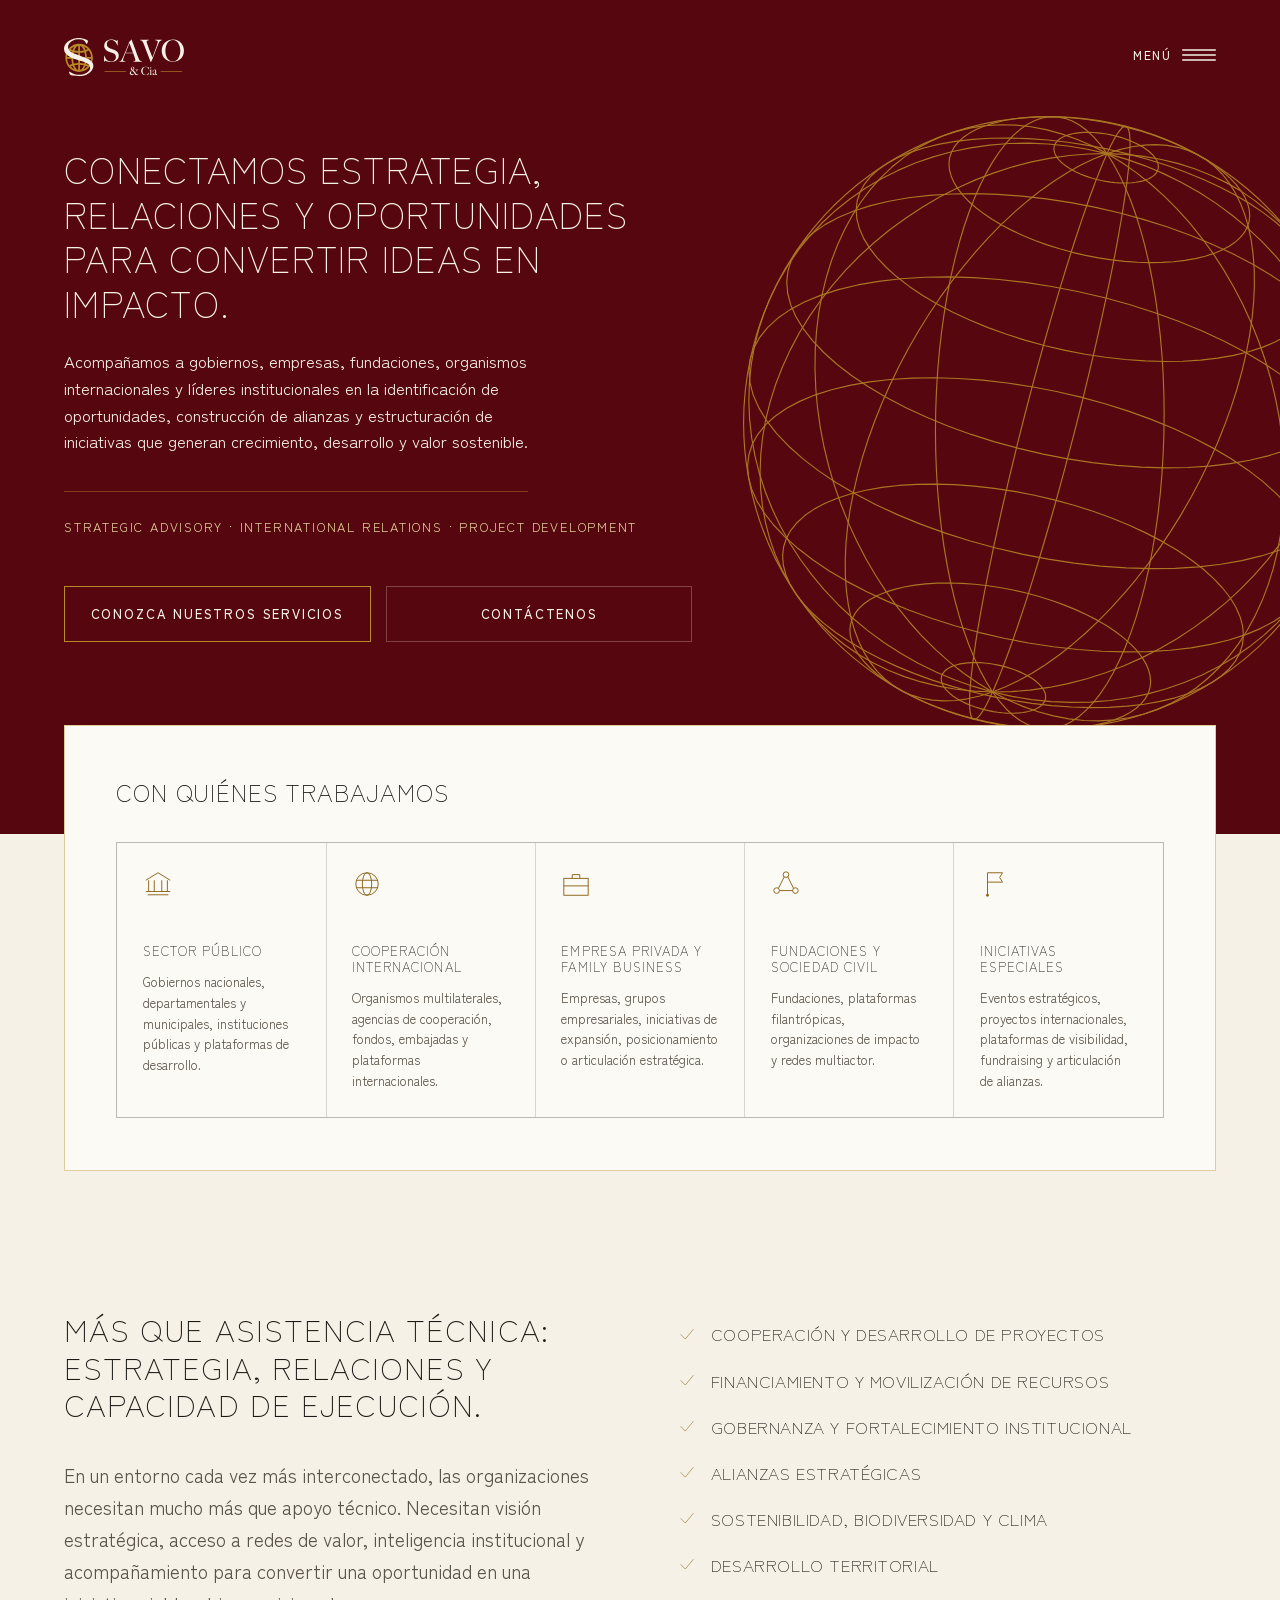
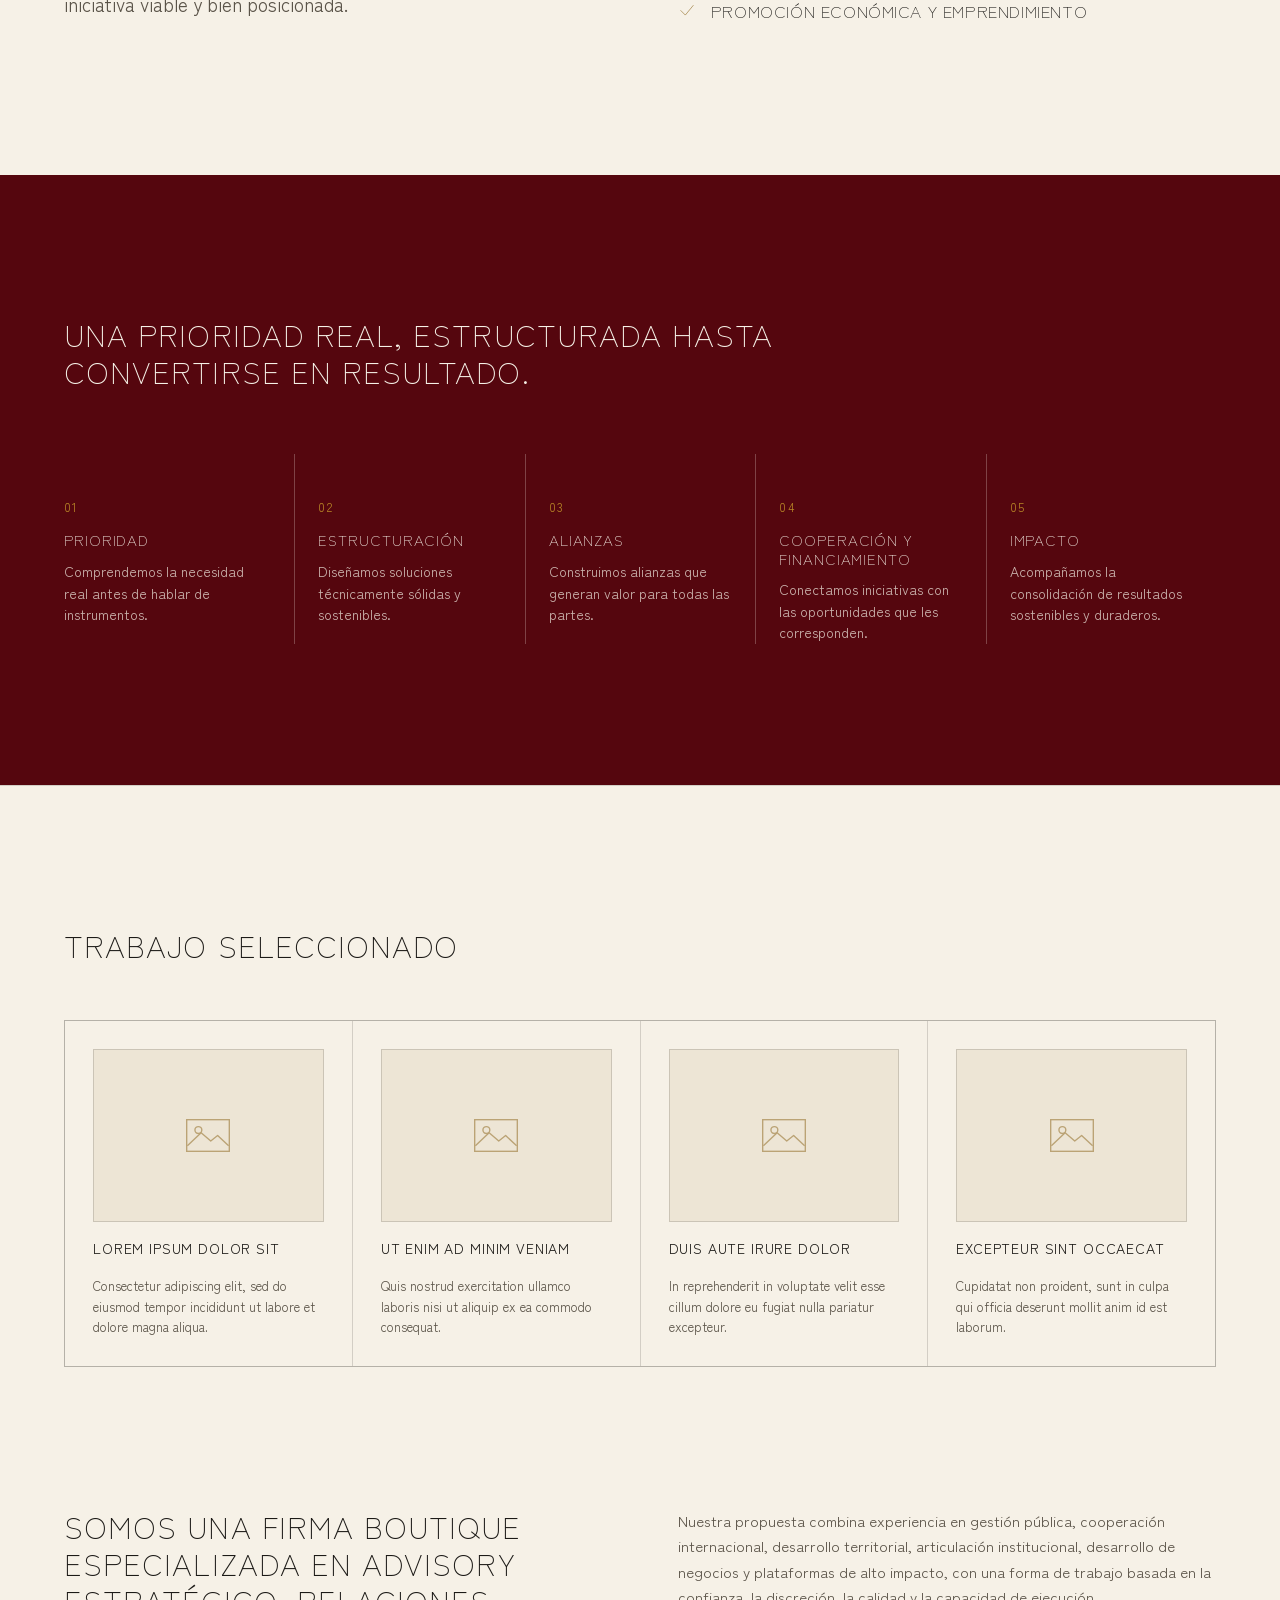
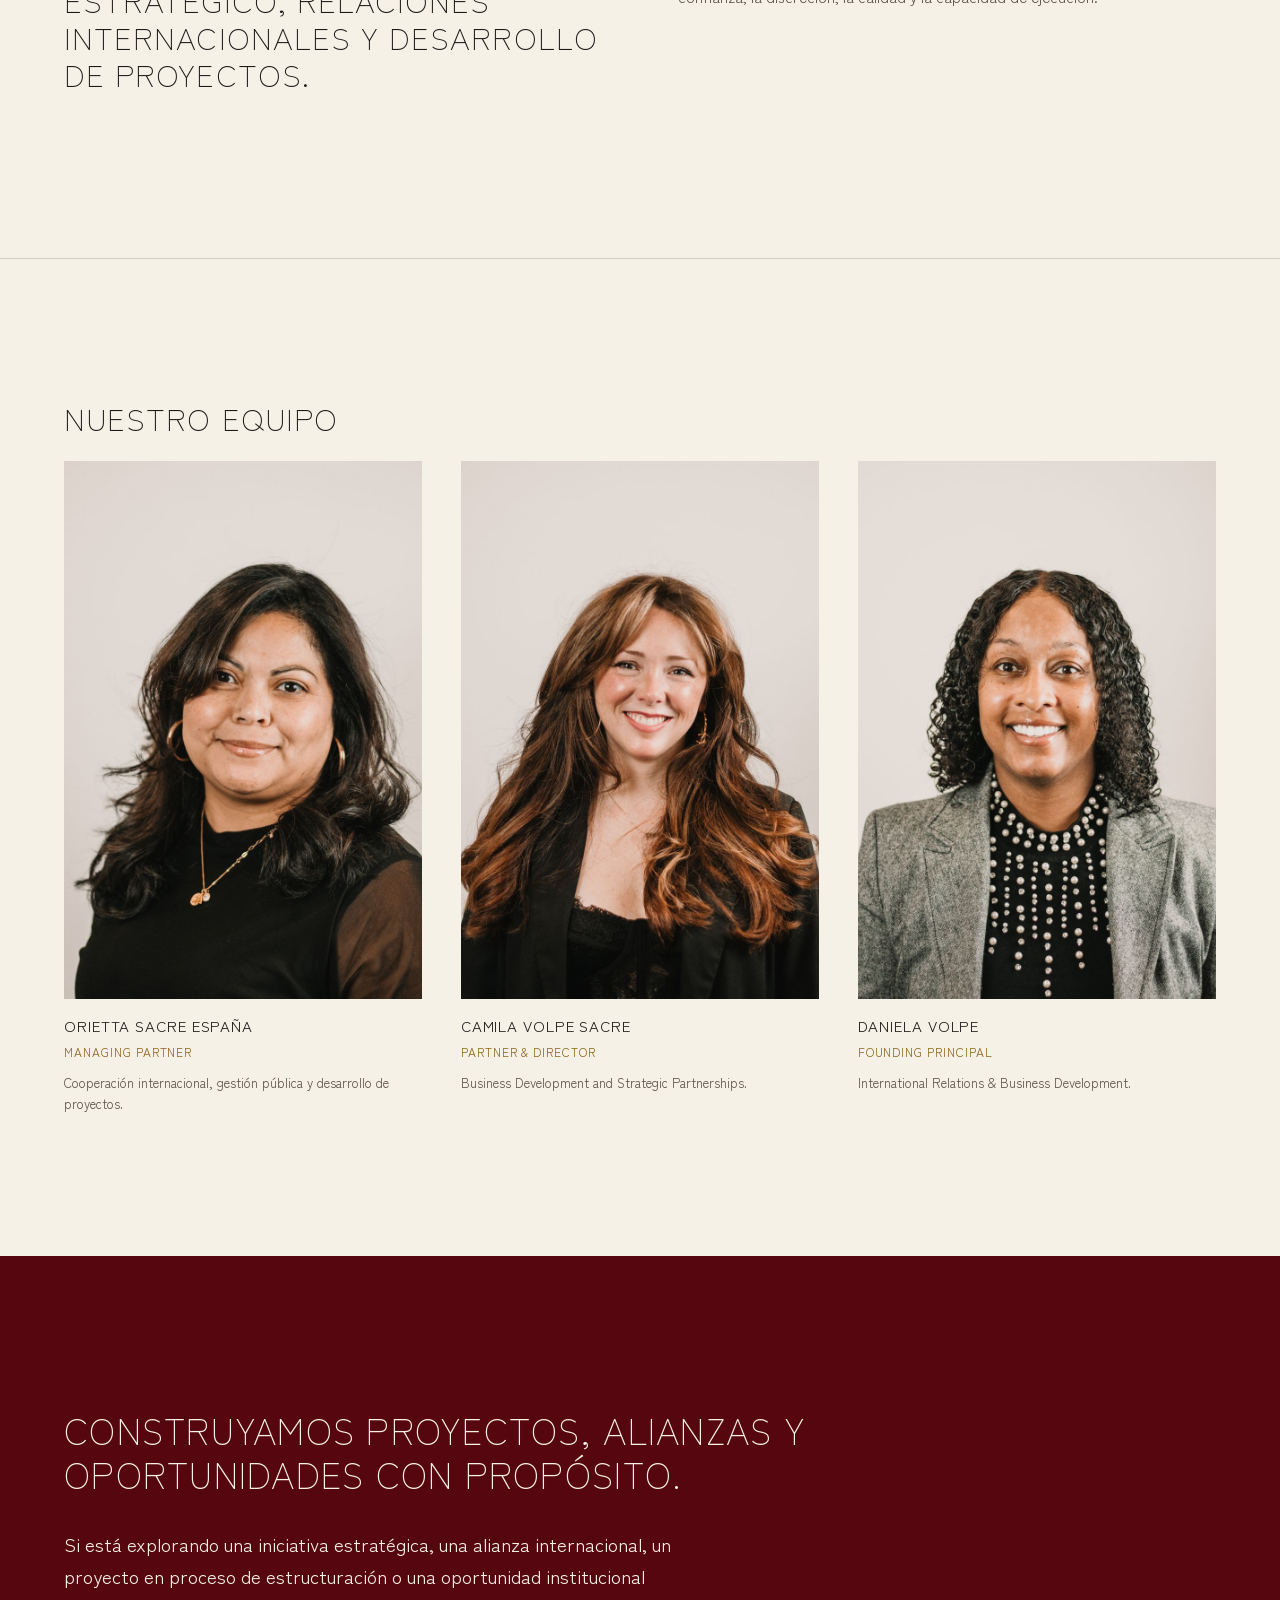
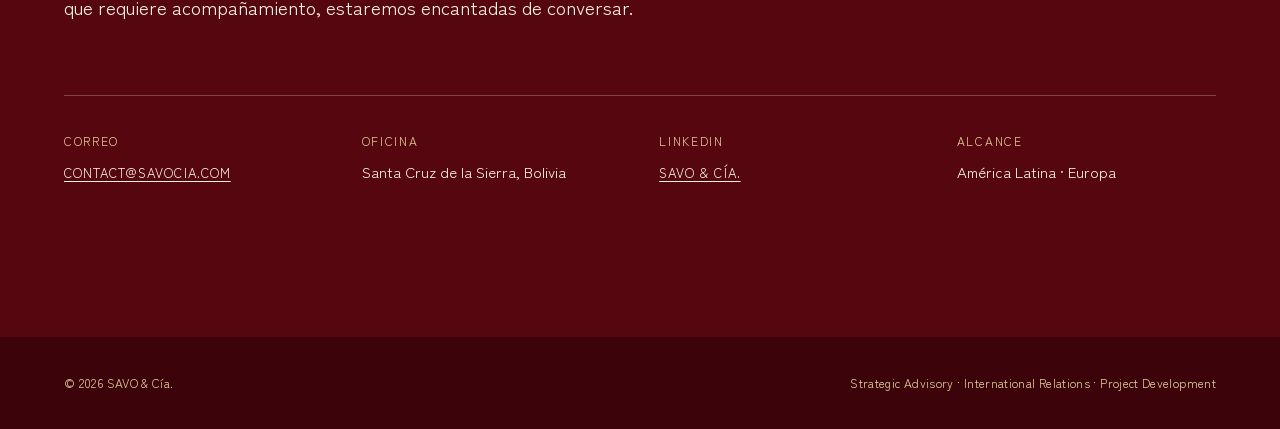
<file: es/index.html>
<!DOCTYPE html>
<html lang="es">
<head>
<meta charset="utf-8">
<meta name="robots" content="noindex, nofollow">
<meta name="viewport" content="width=device-width, initial-scale=1">
<title>SAVO &amp; Cía. — Strategic Advisory, International Relations, Project Development</title>
<meta name="description" content="Firma boutique boliviana de asesoría estratégica. Convertimos prioridades reales de desarrollo en proyectos estructurados que atraen alianzas, cooperación y financiamiento.">
<link rel="canonical" href="https://www.savocia.com/es/">
<link rel="alternate" hreflang="es" href="https://www.savocia.com/es/">
<link rel="alternate" hreflang="en" href="https://www.savocia.com/en/">
<link rel="alternate" hreflang="x-default" href="https://www.savocia.com/">
<meta property="og:type" content="website">
<meta property="og:locale" content="es_BO">
<meta property="og:title" content="SAVO &amp; Cía.">
<meta property="og:description" content="De prioridades reales a impacto duradero. Asesoría estratégica, relaciones internacionales y desarrollo de proyectos.">
<meta property="og:url" content="https://www.savocia.com/es/">
<link rel="icon" href="../assets/brand/isotype.svg" type="image/svg+xml">
<link rel="preconnect" href="https://fonts.googleapis.com">
<link rel="preconnect" href="https://fonts.gstatic.com" crossorigin>
<link rel="stylesheet" href="https://fonts.googleapis.com/css2?family=Zen+Kaku+Gothic+New:wght@300;400;500;700&display=swap">
<link rel="stylesheet" href="../assets/css/savo.css">
</head>
<body>
<svg width="0" height="0" style="position:absolute" aria-hidden="true" focusable="false">
  <symbol id="ph-image" viewBox="0 0 32 24">
    <rect x="0.5" y="0.5" width="31" height="23" fill="none" stroke="currentColor"/>
    <circle cx="9" cy="8" r="2.5" fill="none" stroke="currentColor"/>
    <path d="M1 19.5 L11 10 L18 16 L23 12 L31 19.5" fill="none" stroke="currentColor" stroke-linejoin="round"/>
  </symbol>
  <symbol id="ic-public" viewBox="0 0 32 32">
    <path d="M3 12 L16 4 L29 12" fill="none" stroke="currentColor" stroke-linejoin="round"/>
    <path d="M6 12 V24 M12 12 V24 M20 12 V24 M26 12 V24" fill="none" stroke="currentColor"/>
    <path d="M3 24 H29 M5 27.5 H27" fill="none" stroke="currentColor"/>
  </symbol>
  <symbol id="ic-coop" viewBox="0 0 32 32">
    <circle cx="16" cy="16" r="12" fill="none" stroke="currentColor"/>
    <ellipse cx="16" cy="16" rx="5" ry="12" fill="none" stroke="currentColor"/>
    <path d="M4.5 12 H27.5 M4.5 20 H27.5" fill="none" stroke="currentColor"/>
  </symbol>
  <symbol id="ic-private" viewBox="0 0 32 32">
    <rect x="3" y="10" width="26" height="18" fill="none" stroke="currentColor"/>
    <path d="M12 10 V6 h8 v4" fill="none" stroke="currentColor" stroke-linejoin="round"/>
    <path d="M3 18 H29" fill="none" stroke="currentColor"/>
  </symbol>
  <symbol id="ic-civil" viewBox="0 0 32 32">
    <circle cx="16" cy="6" r="3" fill="none" stroke="currentColor"/>
    <circle cx="6" cy="23" r="3" fill="none" stroke="currentColor"/>
    <circle cx="26" cy="23" r="3" fill="none" stroke="currentColor"/>
    <path d="M14 8.5 L8 20.5 M18 8.5 L24 20.5 M9 23 H23" fill="none" stroke="currentColor"/>
  </symbol>
  <symbol id="ic-special" viewBox="0 0 32 32">
    <path d="M8 28 V4 h16 l-3 5 3 5 H8" fill="none" stroke="currentColor" stroke-linejoin="round"/>
    <circle cx="8" cy="28" r="1.5" fill="currentColor" stroke="none"/>
  </symbol>
  <symbol id="ic-check" viewBox="0 0 32 32">
    <path d="M5 17 L13 25 L27 8" fill="none" stroke="currentColor" stroke-width="1" stroke-linecap="round" stroke-linejoin="round"/>
  </symbol>
  <symbol id="ph-person" viewBox="0 0 32 32">
    <rect x="0.5" y="0.5" width="31" height="31" fill="none" stroke="currentColor"/>
    <circle cx="16" cy="13" r="4.5" fill="none" stroke="currentColor"/>
    <path d="M7.5 27 C7.5 21.5 11.5 19 16 19 C20.5 19 24.5 21.5 24.5 27" fill="none" stroke="currentColor" stroke-linecap="round"/>
  </symbol>
</svg>
<a class="skip" href="#cobertura">Ir al contenido</a>

<div class="menu-overlay" id="menu-overlay" hidden>
  <div class="wrap menu-inner">
    <div class="menu-head">
      <a class="mark" href="./" aria-label="SAVO &amp; Cía., inicio">
        <img src="../assets/brand/logotype-cream.svg" alt="SAVO &amp; Cía.">
      </a>
      <button class="menu-close" aria-label="Cerrar menú">
        <svg viewBox="0 0 44 44" aria-hidden="true">
          <line x1="5" y1="5" x2="39" y2="39" stroke="currentColor" stroke-width="1.5" stroke-linecap="round"/>
          <line x1="39" y1="5" x2="5" y2="39" stroke="currentColor" stroke-width="1.5" stroke-linecap="round"/>
        </svg>
      </button>
    </div>
      <nav class="menu-nav" aria-label="Principal">
        <a href="./" aria-current="page">Inicio</a>
        <a href="#areas">Qué hacemos</a>
        <a href="#enfoque">El enfoque</a>
        <a href="#trabajo">Trabajo</a>
        <a href="#equipo">Equipo</a>
        <a href="#contacto">Contacto</a>
      </nav>
      <a class="lang" href="../en/" data-lang-switch="en" aria-label="Switch to English"><b>ES</b> <span>/ EN</span></a>
  </div>
</div>

<div class="field">
  <div class="wrap">
    <div class="hero-globe" aria-hidden="true" data-tilt="26"><svg viewBox="0 0 200 200" fill="none" stroke="currentColor" stroke-width="0.35" stroke-linejoin="round" stroke-linecap="round"><g transform="rotate(12 100.0 100.0)"><circle cx="100.0" cy="100.0" r="92.0"/><path d="M115.98,181.43 L115.91,182.04 L115.73,182.65 L115.43,183.25 L115.01,183.83 L114.48,184.39 L113.84,184.93 L113.09,185.45 L112.24,185.93 L111.30,186.38 L110.27,186.80 L109.16,187.17 L107.99,187.50 L106.75,187.78 L105.46,188.01 L104.13,188.20 L102.77,188.33 L101.39,188.41 L100.00,188.44 L98.61,188.41 L97.23,188.33 L95.87,188.20 L94.54,188.01 L93.25,187.78 L92.01,187.50 L90.84,187.17 L89.73,186.80 L88.70,186.38 L87.76,185.93 L86.91,185.45 L86.16,184.93 L85.52,184.39 L84.99,183.83 L84.57,183.25 L84.27,182.65 L84.09,182.04 L84.02,181.43 L84.09,180.82 L84.27,180.22 L84.57,179.62 L84.99,179.04 L85.52,178.47 L86.16,177.93 L86.91,177.42 L87.76,176.93 L88.70,176.48 L89.73,176.07 L90.84,175.70 L92.01,175.37 L93.25,175.09 L94.54,174.85 L95.87,174.67 L97.23,174.54 L98.61,174.46 L100.00,174.43 L101.39,174.46 L102.77,174.54 L104.13,174.67 L105.46,174.85 L106.75,175.09 L107.99,175.37 L109.16,175.70 L110.27,176.07 L111.30,176.48 L112.24,176.93 L113.09,177.42 L113.84,177.93 L114.48,178.47 L115.01,179.04 L115.43,179.62 L115.73,180.22 L115.91,180.82 L115.98,181.43"/><path d="M146.00,171.61 L145.82,173.37 L145.30,175.11 L144.43,176.83 L143.23,178.51 L141.69,180.13 L139.84,181.69 L137.68,183.18 L135.24,184.57 L132.53,185.87 L129.57,187.06 L126.38,188.13 L123.00,189.07 L119.44,189.89 L115.73,190.56 L111.91,191.09 L107.99,191.47 L104.01,191.70 L100.00,191.78 L95.99,191.70 L92.01,191.47 L88.09,191.09 L84.27,190.56 L80.56,189.89 L77.00,189.07 L73.62,188.13 L70.43,187.06 L67.47,185.87 L64.76,184.57 L62.32,183.18 L60.16,181.69 L58.31,180.13 L56.77,178.51 L55.57,176.83 L54.70,175.11 L54.18,173.37 L54.00,171.61 L54.18,169.85 L54.70,168.11 L55.57,166.39 L56.77,164.71 L58.31,163.09 L60.16,161.53 L62.32,160.04 L64.76,158.65 L67.47,157.35 L70.43,156.16 L73.62,155.09 L77.00,154.15 L80.56,153.34 L84.27,152.66 L88.09,152.13 L92.01,151.75 L95.99,151.52 L100.00,151.45 L104.01,151.52 L107.99,151.75 L111.91,152.13 L115.73,152.66 L119.44,153.34 L123.00,154.15 L126.38,155.09 L129.57,156.16 L132.53,157.35 L135.24,158.65 L137.68,160.04 L139.84,161.53 L141.69,163.09 L143.23,164.71 L144.43,166.39 L145.30,168.11 L145.82,169.85 L146.00,171.61"/><path d="M170.48,153.15 L170.21,155.84 L169.41,158.52 L168.07,161.15 L166.23,163.72 L163.87,166.21 L161.03,168.60 L157.73,170.87 L153.99,173.01 L149.83,175.00 L145.30,176.82 L140.42,178.46 L135.24,179.91 L129.78,181.15 L124.10,182.18 L118.24,182.99 L112.24,183.58 L106.14,183.93 L100.00,184.05 L93.86,183.93 L87.76,183.58 L81.76,182.99 L75.90,182.18 L70.22,181.15 L64.76,179.91 L59.58,178.46 L54.70,176.82 L50.17,175.00 L46.01,173.01 L42.27,170.87 L38.97,168.60 L36.13,166.21 L33.77,163.72 L31.93,161.15 L30.59,158.52 L29.79,155.84 L29.52,153.15 L29.79,150.46 L30.59,147.79 L31.93,145.16 L33.77,142.58 L36.13,140.09 L38.97,137.70 L42.27,135.43 L46.01,133.29 L50.17,131.31 L54.70,129.48 L59.58,127.84 L64.76,126.40 L70.22,125.15 L75.90,124.12 L81.76,123.31 L87.76,122.73 L93.86,122.37 L100.00,122.26 L106.14,122.37 L112.24,122.73 L118.24,123.31 L124.10,124.12 L129.78,125.15 L135.24,126.40 L140.42,127.84 L145.30,129.48 L149.83,131.31 L153.99,133.29 L157.73,135.43 L161.03,137.70 L163.87,140.09 L166.23,142.58 L168.07,145.16 L169.41,147.79 L170.21,150.46 L170.48,153.15"/><path d="M186.45,128.28 L186.12,131.58 L185.14,134.86 L183.51,138.09 L181.24,141.24 L178.35,144.30 L174.87,147.23 L170.82,150.02 L166.23,152.64 L161.13,155.08 L155.57,157.31 L149.59,159.33 L143.23,161.10 L136.54,162.63 L129.57,163.89 L122.38,164.89 L115.01,165.60 L107.53,166.04 L100.00,166.18 L92.47,166.04 L84.99,165.60 L77.62,164.89 L70.43,163.89 L63.46,162.63 L56.77,161.10 L50.41,159.33 L44.43,157.31 L38.87,155.08 L33.77,152.64 L29.18,150.02 L25.13,147.23 L21.65,144.30 L18.76,141.24 L16.49,138.09 L14.86,134.86 L13.88,131.58 L13.55,128.28 L13.88,124.98 L14.86,121.70 L16.49,118.47 L18.76,115.32 L21.65,112.26 L25.13,109.33 L29.18,106.54 L33.77,103.92 L38.87,101.48 L44.43,99.25 L50.41,97.24 L56.77,95.46 L63.46,93.93 L70.43,92.67 L77.62,91.67 L84.99,90.96 L92.47,90.53 L100.00,90.38 L107.53,90.53 L115.01,90.96 L122.38,91.67 L129.57,92.67 L136.54,93.93 L143.23,95.46 L149.59,97.24 L155.57,99.25 L161.13,101.48 L166.23,103.92 L170.82,106.54 L174.87,109.33 L178.35,112.26 L181.24,115.32 L183.51,118.47 L185.14,121.70 L186.12,124.98 L186.45,128.28"/><path d="M192.00,100.00 L191.65,103.52 L190.60,107.00 L188.87,110.44 L186.45,113.79 L183.38,117.04 L179.67,120.17 L175.36,123.13 L170.48,125.92 L165.05,128.52 L159.14,130.89 L152.77,133.04 L146.00,134.93 L138.88,136.55 L131.47,137.90 L123.81,138.96 L115.98,139.72 L108.02,140.18 L100.00,140.33 L91.98,140.18 L84.02,139.72 L76.19,138.96 L68.53,137.90 L61.12,136.55 L54.00,134.93 L47.23,133.04 L40.86,130.89 L34.95,128.52 L29.52,125.92 L24.64,123.13 L20.33,120.17 L16.62,117.04 L13.55,113.79 L11.13,110.44 L9.40,107.00 L8.35,103.52 L8.00,100.00 L8.35,96.48 L9.40,93.00 L11.13,89.56 L13.55,86.21 L16.62,82.96 L20.33,79.83 L24.64,76.87 L29.52,74.08 L34.95,71.48 L40.86,69.11 L47.23,66.96 L54.00,65.07 L61.12,63.45 L68.53,62.10 L76.19,61.04 L84.02,60.28 L91.98,59.82 L100.00,59.67 L108.02,59.82 L115.98,60.28 L123.81,61.04 L131.47,62.10 L138.88,63.45 L146.00,65.07 L152.77,66.96 L159.14,69.11 L165.05,71.48 L170.48,74.08 L175.36,76.87 L179.67,79.83 L183.38,82.96 L186.45,86.21 L188.87,89.56 L190.60,93.00 L191.65,96.48 L192.00,100.00"/><path d="M186.45,71.72 L186.12,75.02 L185.14,78.30 L183.51,81.53 L181.24,84.68 L178.35,87.74 L174.87,90.67 L170.82,93.46 L166.23,96.08 L161.13,98.52 L155.57,100.75 L149.59,102.76 L143.23,104.54 L136.54,106.07 L129.57,107.33 L122.38,108.33 L115.01,109.04 L107.53,109.47 L100.00,109.62 L92.47,109.47 L84.99,109.04 L77.62,108.33 L70.43,107.33 L63.46,106.07 L56.77,104.54 L50.41,102.76 L44.43,100.75 L38.87,98.52 L33.77,96.08 L29.18,93.46 L25.13,90.67 L21.65,87.74 L18.76,84.68 L16.49,81.53 L14.86,78.30 L13.88,75.02 L13.55,71.72 L13.88,68.42 L14.86,65.14 L16.49,61.91 L18.76,58.76 L21.65,55.70 L25.13,52.77 L29.18,49.98 L33.77,47.36 L38.87,44.92 L44.43,42.69 L50.41,40.67 L56.77,38.90 L63.46,37.37 L70.43,36.11 L77.62,35.11 L84.99,34.40 L92.47,33.96 L100.00,33.82 L107.53,33.96 L115.01,34.40 L122.38,35.11 L129.57,36.11 L136.54,37.37 L143.23,38.90 L149.59,40.67 L155.57,42.69 L161.13,44.92 L166.23,47.36 L170.82,49.98 L174.87,52.77 L178.35,55.70 L181.24,58.76 L183.51,61.91 L185.14,65.14 L186.12,68.42 L186.45,71.72"/><path d="M170.48,46.85 L170.21,49.54 L169.41,52.21 L168.07,54.84 L166.23,57.42 L163.87,59.91 L161.03,62.30 L157.73,64.57 L153.99,66.71 L149.83,68.69 L145.30,70.52 L140.42,72.16 L135.24,73.60 L129.78,74.85 L124.10,75.88 L118.24,76.69 L112.24,77.27 L106.14,77.63 L100.00,77.74 L93.86,77.63 L87.76,77.27 L81.76,76.69 L75.90,75.88 L70.22,74.85 L64.76,73.60 L59.58,72.16 L54.70,70.52 L50.17,68.69 L46.01,66.71 L42.27,64.57 L38.97,62.30 L36.13,59.91 L33.77,57.42 L31.93,54.84 L30.59,52.21 L29.79,49.54 L29.52,46.85 L29.79,44.16 L30.59,41.48 L31.93,38.85 L33.77,36.28 L36.13,33.79 L38.97,31.40 L42.27,29.13 L46.01,26.99 L50.17,25.00 L54.70,23.18 L59.58,21.54 L64.76,20.09 L70.22,18.85 L75.90,17.82 L81.76,17.01 L87.76,16.42 L93.86,16.07 L100.00,15.95 L106.14,16.07 L112.24,16.42 L118.24,17.01 L124.10,17.82 L129.78,18.85 L135.24,20.09 L140.42,21.54 L145.30,23.18 L149.83,25.00 L153.99,26.99 L157.73,29.13 L161.03,31.40 L163.87,33.79 L166.23,36.28 L168.07,38.85 L169.41,41.48 L170.21,44.16 L170.48,46.85"/><path d="M146.00,28.39 L145.82,30.15 L145.30,31.89 L144.43,33.61 L143.23,35.29 L141.69,36.91 L139.84,38.47 L137.68,39.96 L135.24,41.35 L132.53,42.65 L129.57,43.84 L126.38,44.91 L123.00,45.85 L119.44,46.66 L115.73,47.34 L111.91,47.87 L107.99,48.25 L104.01,48.48 L100.00,48.55 L95.99,48.48 L92.01,48.25 L88.09,47.87 L84.27,47.34 L80.56,46.66 L77.00,45.85 L73.62,44.91 L70.43,43.84 L67.47,42.65 L64.76,41.35 L62.32,39.96 L60.16,38.47 L58.31,36.91 L56.77,35.29 L55.57,33.61 L54.70,31.89 L54.18,30.15 L54.00,28.39 L54.18,26.63 L54.70,24.89 L55.57,23.17 L56.77,21.49 L58.31,19.87 L60.16,18.31 L62.32,16.82 L64.76,15.43 L67.47,14.13 L70.43,12.94 L73.62,11.87 L77.00,10.93 L80.56,10.11 L84.27,9.44 L88.09,8.91 L92.01,8.53 L95.99,8.30 L100.00,8.22 L104.01,8.30 L107.99,8.53 L111.91,8.91 L115.73,9.44 L119.44,10.11 L123.00,10.93 L126.38,11.87 L129.57,12.94 L132.53,14.13 L135.24,15.43 L137.68,16.82 L139.84,18.31 L141.69,19.87 L143.23,21.49 L144.43,23.17 L145.30,24.89 L145.82,26.63 L146.00,28.39"/><path d="M115.98,18.57 L115.91,19.18 L115.73,19.78 L115.43,20.38 L115.01,20.96 L114.48,21.53 L113.84,22.07 L113.09,22.58 L112.24,23.07 L111.30,23.52 L110.27,23.93 L109.16,24.30 L107.99,24.63 L106.75,24.91 L105.46,25.15 L104.13,25.33 L102.77,25.46 L101.39,25.54 L100.00,25.57 L98.61,25.54 L97.23,25.46 L95.87,25.33 L94.54,25.15 L93.25,24.91 L92.01,24.63 L90.84,24.30 L89.73,23.93 L88.70,23.52 L87.76,23.07 L86.91,22.58 L86.16,22.07 L85.52,21.53 L84.99,20.96 L84.57,20.38 L84.27,19.78 L84.09,19.18 L84.02,18.57 L84.09,17.96 L84.27,17.35 L84.57,16.75 L84.99,16.17 L85.52,15.61 L86.16,15.07 L86.91,14.55 L87.76,14.07 L88.70,13.62 L89.73,13.20 L90.84,12.83 L92.01,12.50 L93.25,12.22 L94.54,11.99 L95.87,11.80 L97.23,11.67 L98.61,11.59 L100.00,11.56 L101.39,11.59 L102.77,11.67 L104.13,11.80 L105.46,11.99 L106.75,12.22 L107.99,12.50 L109.16,12.83 L110.27,13.20 L111.30,13.62 L112.24,14.07 L113.09,14.55 L113.84,15.07 L114.48,15.61 L115.01,16.17 L115.43,16.75 L115.73,17.35 L115.91,17.96 L115.98,18.57"/><g class="mers"><path class="mer" d="M100.00,182.69 L106.02,182.51 L112.01,181.98 L117.95,181.10 L123.81,179.87 L129.57,178.30 L135.21,176.39 L140.69,174.16 L146.00,171.61 L151.11,168.75 L156.01,165.60 L160.66,162.17 L165.05,158.47 L169.17,154.52 L172.99,150.34 L176.50,145.94 L179.67,141.34 L182.51,136.57 L185.00,131.64 L187.12,126.58 L188.87,121.40 L190.23,116.13 L191.21,110.79 L191.80,105.41 L192.00,100.00 L191.80,94.59 L191.21,89.21 L190.23,83.87 L188.87,78.60 L187.12,73.42 L185.00,68.36 L182.51,63.43 L179.67,58.66 L176.50,54.06 L172.99,49.66 L169.17,45.48 L165.05,41.53 L160.66,37.83 L156.01,34.40 L151.11,31.25 L146.00,28.39 L140.69,25.84 L135.21,23.61 L129.57,21.70 L123.81,20.13 L117.95,18.90 L112.01,18.02 L106.02,17.49 L100.00,17.31"/><path class="mer" d="M100.00,182.69 L105.21,183.83 L110.40,184.61 L115.54,185.03 L120.62,185.09 L125.61,184.78 L130.49,184.11 L135.24,183.08 L139.84,181.69 L144.26,179.96 L148.50,177.88 L152.53,175.46 L156.34,172.73 L159.90,169.68 L163.21,166.34 L166.25,162.71 L169.00,158.81 L171.46,154.66 L173.61,150.27 L175.45,145.67 L176.96,140.88 L178.14,135.91 L178.99,130.79 L179.50,125.53 L179.67,120.17 L179.50,114.71 L178.99,109.20 L178.14,103.65 L176.96,98.08 L175.45,92.52 L173.61,86.99 L171.46,81.51 L169.00,76.12 L166.25,70.83 L163.21,65.66 L159.90,60.64 L156.34,55.79 L152.53,51.13 L148.50,46.67 L144.26,42.45 L139.84,38.47 L135.24,34.76 L130.49,31.32 L125.61,28.18 L120.62,25.35 L115.54,22.83 L110.40,20.65 L105.21,18.81 L100.00,17.31"/><path class="mer" d="M100.00,182.69 L103.01,184.80 L106.00,186.54 L108.97,187.91 L111.91,188.91 L114.79,189.53 L117.60,189.76 L120.35,189.61 L123.00,189.07 L125.56,188.16 L128.00,186.86 L130.33,185.20 L132.53,183.17 L134.58,180.78 L136.49,178.05 L138.25,174.98 L139.84,171.59 L141.26,167.90 L142.50,163.91 L143.56,159.65 L144.43,155.14 L145.12,150.39 L145.61,145.42 L145.90,140.26 L146.00,134.93 L145.90,129.44 L145.61,123.84 L145.12,118.12 L144.43,112.34 L143.56,106.49 L142.50,100.62 L141.26,94.75 L139.84,88.90 L138.25,83.10 L136.49,77.37 L134.58,71.74 L132.53,66.23 L130.33,60.86 L128.00,55.66 L125.56,50.65 L123.00,45.85 L120.35,41.29 L117.60,36.97 L114.79,32.93 L111.91,29.17 L108.97,25.71 L106.00,22.58 L103.01,19.77 L100.00,17.31"/><path class="mer" d="M100.00,182.69 L100.00,185.15 L100.00,187.25 L100.00,188.97 L100.00,190.31 L100.00,191.26 L100.00,191.83 L100.00,192.00 L100.00,191.78 L100.00,191.16 L100.00,190.15 L100.00,188.76 L100.00,186.99 L100.00,184.84 L100.00,182.33 L100.00,179.47 L100.00,176.27 L100.00,172.74 L100.00,168.90 L100.00,164.77 L100.00,160.36 L100.00,155.69 L100.00,150.78 L100.00,145.65 L100.00,140.33 L100.00,134.84 L100.00,129.19 L100.00,123.42 L100.00,117.55 L100.00,111.61 L100.00,105.62 L100.00,99.60 L100.00,93.58 L100.00,87.59 L100.00,81.66 L100.00,75.80 L100.00,70.05 L100.00,64.42 L100.00,58.95 L100.00,53.65 L100.00,48.55 L100.00,43.68 L100.00,39.04 L100.00,34.66 L100.00,30.57 L100.00,26.77 L100.00,23.28 L100.00,20.13 L100.00,17.31"/><path class="mer" d="M100.00,182.69 L96.99,184.80 L94.00,186.54 L91.03,187.91 L88.09,188.91 L85.21,189.53 L82.40,189.76 L79.65,189.61 L77.00,189.07 L74.44,188.16 L72.00,186.86 L69.67,185.20 L67.47,183.17 L65.42,180.78 L63.51,178.05 L61.75,174.98 L60.16,171.59 L58.74,167.90 L57.50,163.91 L56.44,159.65 L55.57,155.14 L54.88,150.39 L54.39,145.42 L54.10,140.26 L54.00,134.93 L54.10,129.44 L54.39,123.84 L54.88,118.12 L55.57,112.34 L56.44,106.49 L57.50,100.62 L58.74,94.75 L60.16,88.90 L61.75,83.10 L63.51,77.37 L65.42,71.74 L67.47,66.23 L69.67,60.86 L72.00,55.66 L74.44,50.65 L77.00,45.85 L79.65,41.29 L82.40,36.97 L85.21,32.93 L88.09,29.17 L91.03,25.71 L94.00,22.58 L96.99,19.77 L100.00,17.31"/><path class="mer" d="M100.00,182.69 L94.79,183.83 L89.60,184.61 L84.46,185.03 L79.38,185.09 L74.39,184.78 L69.51,184.11 L64.76,183.08 L60.16,181.69 L55.74,179.96 L51.50,177.88 L47.47,175.46 L43.66,172.73 L40.10,169.68 L36.79,166.34 L33.75,162.71 L31.00,158.81 L28.54,154.66 L26.39,150.27 L24.55,145.67 L23.04,140.88 L21.86,135.91 L21.01,130.79 L20.50,125.53 L20.33,120.17 L20.50,114.71 L21.01,109.20 L21.86,103.65 L23.04,98.08 L24.55,92.52 L26.39,86.99 L28.54,81.51 L31.00,76.12 L33.75,70.83 L36.79,65.66 L40.10,60.64 L43.66,55.79 L47.47,51.13 L51.50,46.67 L55.74,42.45 L60.16,38.47 L64.76,34.76 L69.51,31.32 L74.39,28.18 L79.38,25.35 L84.46,22.83 L89.60,20.65 L94.79,18.81 L100.00,17.31"/><path class="mer" d="M100.00,182.69 L93.98,182.51 L87.99,181.98 L82.05,181.10 L76.19,179.87 L70.43,178.30 L64.79,176.39 L59.31,174.16 L54.00,171.61 L48.89,168.75 L43.99,165.60 L39.34,162.17 L34.95,158.47 L30.83,154.52 L27.01,150.34 L23.50,145.94 L20.33,141.34 L17.49,136.57 L15.00,131.64 L12.88,126.58 L11.13,121.40 L9.77,116.13 L8.79,110.79 L8.20,105.41 L8.00,100.00 L8.20,94.59 L8.79,89.21 L9.77,83.87 L11.13,78.60 L12.88,73.42 L15.00,68.36 L17.49,63.43 L20.33,58.66 L23.50,54.06 L27.01,49.66 L30.83,45.48 L34.95,41.53 L39.34,37.83 L43.99,34.40 L48.89,31.25 L54.00,28.39 L59.31,25.84 L64.79,23.61 L70.43,21.70 L76.19,20.13 L82.05,18.90 L87.99,18.02 L93.98,17.49 L100.00,17.31"/><path class="mer" d="M100.00,182.69 L94.79,181.19 L89.60,179.35 L84.46,177.17 L79.38,174.65 L74.39,171.82 L69.51,168.68 L64.76,165.24 L60.16,161.53 L55.74,157.55 L51.50,153.33 L47.47,148.87 L43.66,144.21 L40.10,139.36 L36.79,134.34 L33.75,129.17 L31.00,123.88 L28.54,118.49 L26.39,113.01 L24.55,107.48 L23.04,101.92 L21.86,96.35 L21.01,90.80 L20.50,85.29 L20.33,79.83 L20.50,74.47 L21.01,69.21 L21.86,64.09 L23.04,59.12 L24.55,54.33 L26.39,49.73 L28.54,45.34 L31.00,41.19 L33.75,37.29 L36.79,33.66 L40.10,30.32 L43.66,27.27 L47.47,24.54 L51.50,22.12 L55.74,20.04 L60.16,18.31 L64.76,16.92 L69.51,15.89 L74.39,15.22 L79.38,14.91 L84.46,14.97 L89.60,15.39 L94.79,16.17 L100.00,17.31"/><path class="mer" d="M100.00,182.69 L96.99,180.23 L94.00,177.42 L91.03,174.29 L88.09,170.83 L85.21,167.07 L82.40,163.03 L79.65,158.71 L77.00,154.15 L74.44,149.35 L72.00,144.34 L69.67,139.14 L67.47,133.77 L65.42,128.26 L63.51,122.63 L61.75,116.90 L60.16,111.10 L58.74,105.25 L57.50,99.38 L56.44,93.51 L55.57,87.66 L54.88,81.88 L54.39,76.16 L54.10,70.56 L54.00,65.07 L54.10,59.74 L54.39,54.58 L54.88,49.61 L55.57,44.86 L56.44,40.35 L57.50,36.09 L58.74,32.10 L60.16,28.41 L61.75,25.02 L63.51,21.95 L65.42,19.22 L67.47,16.83 L69.67,14.80 L72.00,13.14 L74.44,11.84 L77.00,10.93 L79.65,10.39 L82.40,10.24 L85.21,10.47 L88.09,11.09 L91.03,12.09 L94.00,13.46 L96.99,15.20 L100.00,17.31"/><path class="mer" d="M100.00,182.69 L100.00,179.87 L100.00,176.72 L100.00,173.23 L100.00,169.43 L100.00,165.34 L100.00,160.96 L100.00,156.32 L100.00,151.45 L100.00,146.35 L100.00,141.05 L100.00,135.58 L100.00,129.95 L100.00,124.20 L100.00,118.34 L100.00,112.41 L100.00,106.42 L100.00,100.40 L100.00,94.38 L100.00,88.39 L100.00,82.45 L100.00,76.58 L100.00,70.81 L100.00,65.16 L100.00,59.67 L100.00,54.35 L100.00,49.22 L100.00,44.31 L100.00,39.64 L100.00,35.23 L100.00,31.10 L100.00,27.26 L100.00,23.73 L100.00,20.53 L100.00,17.67 L100.00,15.16 L100.00,13.01 L100.00,11.24 L100.00,9.85 L100.00,8.84 L100.00,8.22 L100.00,8.00 L100.00,8.17 L100.00,8.74 L100.00,9.69 L100.00,11.03 L100.00,12.75 L100.00,14.85 L100.00,17.31"/><path class="mer" d="M100.00,182.69 L103.01,180.23 L106.00,177.42 L108.97,174.29 L111.91,170.83 L114.79,167.07 L117.60,163.03 L120.35,158.71 L123.00,154.15 L125.56,149.35 L128.00,144.34 L130.33,139.14 L132.53,133.77 L134.58,128.26 L136.49,122.63 L138.25,116.90 L139.84,111.10 L141.26,105.25 L142.50,99.38 L143.56,93.51 L144.43,87.66 L145.12,81.88 L145.61,76.16 L145.90,70.56 L146.00,65.07 L145.90,59.74 L145.61,54.58 L145.12,49.61 L144.43,44.86 L143.56,40.35 L142.50,36.09 L141.26,32.10 L139.84,28.41 L138.25,25.02 L136.49,21.95 L134.58,19.22 L132.53,16.83 L130.33,14.80 L128.00,13.14 L125.56,11.84 L123.00,10.93 L120.35,10.39 L117.60,10.24 L114.79,10.47 L111.91,11.09 L108.97,12.09 L106.00,13.46 L103.01,15.20 L100.00,17.31"/><path class="mer" d="M100.00,182.69 L105.21,181.19 L110.40,179.35 L115.54,177.17 L120.62,174.65 L125.61,171.82 L130.49,168.68 L135.24,165.24 L139.84,161.53 L144.26,157.55 L148.50,153.33 L152.53,148.87 L156.34,144.21 L159.90,139.36 L163.21,134.34 L166.25,129.17 L169.00,123.88 L171.46,118.49 L173.61,113.01 L175.45,107.48 L176.96,101.92 L178.14,96.35 L178.99,90.80 L179.50,85.29 L179.67,79.83 L179.50,74.47 L178.99,69.21 L178.14,64.09 L176.96,59.12 L175.45,54.33 L173.61,49.73 L171.46,45.34 L169.00,41.19 L166.25,37.29 L163.21,33.66 L159.90,30.32 L156.34,27.27 L152.53,24.54 L148.50,22.12 L144.26,20.04 L139.84,18.31 L135.24,16.92 L130.49,15.89 L125.61,15.22 L120.62,14.91 L115.54,14.97 L110.40,15.39 L105.21,16.17 L100.00,17.31"/></g></g></svg></div>
    <header class="masthead">
      <a class="mark" href="./" aria-label="SAVO &amp; Cía., inicio">
        <img src="../assets/brand/logotype-cream.svg" alt="SAVO &amp; Cía.">
      </a>
      <button class="menu-toggle" aria-label="Abrir menú" aria-expanded="false" aria-controls="menu-overlay">
        <span class="menu-word">Menú</span>
        <svg class="menu-lines" viewBox="0 0 34 12" aria-hidden="true">
          <line x1="0.75" y1="1" x2="33.25" y2="1" stroke="currentColor" stroke-width="1.5" stroke-linecap="round"/>
          <line x1="0.75" y1="6" x2="33.25" y2="6" stroke="currentColor" stroke-width="1.5" stroke-linecap="round"/>
          <line x1="0.75" y1="11" x2="33.25" y2="11" stroke="currentColor" stroke-width="1.5" stroke-linecap="round"/>
        </svg>
      </button>
    </header>

    <h1 class="claim">Conectamos estrategia, relaciones y oportunidades para convertir ideas en impacto.</h1>

    <p class="refusal">Acompañamos a gobiernos, empresas, fundaciones, organismos internacionales y líderes institucionales en la identificación de oportunidades, construcción de alianzas y estructuración de iniciativas que generan crecimiento, desarrollo y valor sostenible.</p>

    <span class="label hero-disciplines">Strategic Advisory · International Relations · Project Development</span>

    <div class="acts">
      <a class="act" href="#areas">Conozca nuestros servicios</a>
      <a class="act act-quiet" href="#contacto">Contáctenos</a>
    </div>
  </div>
</div>

<div class="wrap plate-holder" id="cobertura">
  <div class="plate">
    <h2>Con quiénes trabajamos</h2>
    <div class="sectors">
        <article class="sector" tabindex="0">
          <svg class="sector-ic" aria-hidden="true"><use href="#ic-public"></use></svg>
          <h3>Sector público</h3>
          <p>Gobiernos nacionales, departamentales y municipales, instituciones públicas y plataformas de desarrollo.</p>
        </article>
        <article class="sector" tabindex="0">
          <svg class="sector-ic" aria-hidden="true"><use href="#ic-coop"></use></svg>
          <h3>Cooperación internacional</h3>
          <p>Organismos multilaterales, agencias de cooperación, fondos, embajadas y plataformas internacionales.</p>
        </article>
        <article class="sector" tabindex="0">
          <svg class="sector-ic" aria-hidden="true"><use href="#ic-private"></use></svg>
          <h3>Empresa privada y family business</h3>
          <p>Empresas, grupos empresariales, iniciativas de expansión, posicionamiento o articulación estratégica.</p>
        </article>
        <article class="sector" tabindex="0">
          <svg class="sector-ic" aria-hidden="true"><use href="#ic-civil"></use></svg>
          <h3>Fundaciones y sociedad civil</h3>
          <p>Fundaciones, plataformas filantrópicas, organizaciones de impacto y redes multiactor.</p>
        </article>
        <article class="sector" tabindex="0">
          <svg class="sector-ic" aria-hidden="true"><use href="#ic-special"></use></svg>
          <h3>Iniciativas especiales</h3>
          <p>Eventos estratégicos, proyectos internacionales, plataformas de visibilidad, fundraising y articulación de alianzas.</p>
        </article>
    </div>
  </div>
</div>

<section class="band" id="areas">
  <div class="wrap">
    <div class="two">
      <div>
        <div class="intro">
      <h2>Más que asistencia técnica: estrategia, relaciones y capacidad de ejecución.</h2>
      <p class="lede">En un entorno cada vez más interconectado, las organizaciones necesitan mucho más que apoyo técnico. Necesitan visión estratégica, acceso a redes de valor, inteligencia institucional y acompañamiento para convertir una oportunidad en una iniciativa viable y bien posicionada.</p>
    </div>
      </div>
      <div>
        <ul class="areas">
        <li><svg class="area-ic" aria-hidden="true"><use href="#ic-check"></use></svg><span>Cooperación y desarrollo de proyectos</span></li>
        <li><svg class="area-ic" aria-hidden="true"><use href="#ic-check"></use></svg><span>Financiamiento y movilización de recursos</span></li>
        <li><svg class="area-ic" aria-hidden="true"><use href="#ic-check"></use></svg><span>Gobernanza y fortalecimiento institucional</span></li>
        <li><svg class="area-ic" aria-hidden="true"><use href="#ic-check"></use></svg><span>Alianzas estratégicas</span></li>
        <li><svg class="area-ic" aria-hidden="true"><use href="#ic-check"></use></svg><span>Sostenibilidad, biodiversidad y clima</span></li>
        <li><svg class="area-ic" aria-hidden="true"><use href="#ic-check"></use></svg><span>Desarrollo territorial</span></li>
        <li><svg class="area-ic" aria-hidden="true"><use href="#ic-check"></use></svg><span>Promoción económica y emprendimiento</span></li>
    </ul>
      </div>
    </div>
  </div>
</section>



<section class="band band-dark" id="enfoque">
  <div class="wrap">
    <h2>Una prioridad real, estructurada hasta convertirse en resultado.</h2>
    <div class="chain">
      <div class="station">
        <p class="n">01</p>
        <h3>Prioridad</h3>
        <p>Comprendemos la necesidad real antes de hablar de instrumentos.</p>
      </div>
      <div class="station">
        <p class="n">02</p>
        <h3>Estructuración</h3>
        <p>Diseñamos soluciones técnicamente sólidas y sostenibles.</p>
      </div>
      <div class="station">
        <p class="n">03</p>
        <h3>Alianzas</h3>
        <p>Construimos alianzas que generan valor para todas las partes.</p>
      </div>
      <div class="station">
        <p class="n">04</p>
        <h3>Cooperación y financiamiento</h3>
        <p>Conectamos iniciativas con las oportunidades que les corresponden.</p>
      </div>
      <div class="station">
        <p class="n">05</p>
        <h3>Impacto</h3>
        <p>Acompañamos la consolidación de resultados sostenibles y duraderos.</p>
      </div>
    </div>
  </div>
</section>

<section class="band rule-top" id="trabajo">
  <div class="wrap">
    <h2>Trabajo seleccionado</h2>
    <div class="slots">
      <div class="slot">
        <div class="ph"><svg aria-hidden="true"><use href="#ph-image"></use></svg></div>
        <h3>Lorem ipsum dolor sit</h3>
        <p>Consectetur adipiscing elit, sed do eiusmod tempor incididunt ut labore et dolore magna aliqua.</p>
      </div>
      <div class="slot">
        <div class="ph"><svg aria-hidden="true"><use href="#ph-image"></use></svg></div>
        <h3>Ut enim ad minim veniam</h3>
        <p>Quis nostrud exercitation ullamco laboris nisi ut aliquip ex ea commodo consequat.</p>
      </div>
      <div class="slot">
        <div class="ph"><svg aria-hidden="true"><use href="#ph-image"></use></svg></div>
        <h3>Duis aute irure dolor</h3>
        <p>In reprehenderit in voluptate velit esse cillum dolore eu fugiat nulla pariatur excepteur.</p>
      </div>
      <div class="slot">
        <div class="ph"><svg aria-hidden="true"><use href="#ph-image"></use></svg></div>
        <h3>Excepteur sint occaecat</h3>
        <p>Cupidatat non proident, sunt in culpa qui officia deserunt mollit anim id est laborum.</p>
      </div>
    </div>
  </div>
</section>

<section class="band" id="firma">
  <div class="wrap">
    <div class="two">
      <div>
        <h2>Somos una firma boutique especializada en advisory estratégico, relaciones internacionales y desarrollo de proyectos.</h2>
      </div>
      <div>
        <p class="prose">Nuestra propuesta combina experiencia en gestión pública, cooperación internacional, desarrollo territorial, articulación institucional, desarrollo de negocios y plataformas de alto impacto, con una forma de trabajo basada en la confianza, la discreción, la calidad y la capacidad de ejecución.</p>
      </div>
    </div>
  </div>
</section>

<section class="band rule-top" id="equipo">
  <div class="wrap">
    <h2>Nuestro equipo</h2>
    <div class="people">
        <div class="person">
          <img class="portrait" src="../assets/img/team/partner-1.jpg" alt="" width="900" height="1200" loading="lazy">
          <h3>Orietta Sacre España</h3>
          <p class="role">Managing Partner</p>
          <p>Cooperación internacional, gestión pública y desarrollo de proyectos.</p>
        </div>
        <div class="person">
          <img class="portrait" src="../assets/img/team/partner-2.jpg" alt="" width="900" height="1200" loading="lazy">
          <h3>Camila Volpe Sacre</h3>
          <p class="role">Partner &amp; Director</p>
          <p>Business Development and Strategic Partnerships.</p>
        </div>
        <div class="person">
          <img class="portrait" src="../assets/img/team/partner-3.jpg" alt="" width="900" height="1200" loading="lazy">
          <h3>Daniela Volpe</h3>
          <p class="role">Founding Principal</p>
          <p>International Relations &amp; Business Development.</p>
        </div>
    </div>
  </div>
</section>

<section class="close" id="contacto">
  <div class="wrap">
    <h2>Construyamos proyectos, alianzas y oportunidades con propósito.</h2>
    <p class="lede">Si está explorando una iniciativa estratégica, una alianza internacional, un proyecto en proceso de estructuración o una oportunidad institucional que requiere acompañamiento, estaremos encantadas de conversar.</p>
    <div class="details">
      <div>
        <p class="label">Correo</p>
        <p><a href="mailto:contact@savocia.com">contact@savocia.com</a></p>
      </div>
      <div>
        <p class="label">Oficina</p>
        <p>Santa Cruz de la Sierra, Bolivia</p>
      </div>
      <div>
        <p class="label">LinkedIn</p>
        <p><a href="https://www.linkedin.com/company/savo-cia/">SAVO &amp; Cía.</a></p>
      </div>
      <div>
        <p class="label">Alcance</p>
        <p>América Latina · Europa</p>
      </div>
    </div>
  </div>
</section>

<footer class="foot">
  <div class="wrap">
    <p>© 2026 SAVO &amp; Cía.</p>
    <p>Strategic Advisory · International Relations · Project Development</p>
  </div>
</footer>

<script src="../assets/js/savo.js"></script>
</body>
</html>
</file>
<file: assets/css/savo.css>
:root {
  --burgundy: #55060E;
  --burgundy-deep: #3C040A;
  --gold: #BA8927;
  --gold-deep: #8A6318;
  --gold-pale: #E3CE9C;
  --cream: #F6F1E7;
  --cream-deep: #EDE5D5;
  --cream-soft: rgba(246, 241, 231, 0.74);
  --paper: #FCFAF5;
  --ink: #1C1A17;
  --ink-soft: #5A5348;
  --rule: rgba(28, 26, 23, 0.16);
  --rule-gold: rgba(186, 137, 39, 0.42);
  --rule-cream: rgba(246, 241, 231, 0.26);

  --ui: "Zen Kaku Gothic New", "Helvetica Neue", Arial, sans-serif;
  --display: "Zen Kaku Gothic New", "Helvetica Neue", Arial, sans-serif;

  --page: 1320px;
  --gutter: clamp(22px, 5vw, 84px);
  --caps: 0.14em;
}

*, *::before, *::after { box-sizing: border-box; }

html {
  -webkit-text-size-adjust: 100%;
  scrollbar-color: var(--gold) var(--cream-deep);
}

body {
  margin: 0;
  background: var(--cream);
  color: var(--ink);
  font-family: var(--display);
  font-size: 1.1875rem;
  line-height: 1.68;
  font-feature-settings: "liga" 1, "kern" 1;
  text-rendering: optimizeLegibility;
  -webkit-font-smoothing: antialiased;
}

::selection { background: var(--gold-pale); color: var(--burgundy); }

:focus-visible {
  outline: 2px solid var(--gold-deep);
  outline-offset: 3px;
}

.field :focus-visible { outline-color: var(--gold-pale); }

::-webkit-scrollbar { width: 12px; height: 12px; }
::-webkit-scrollbar-track { background: var(--cream-deep); }
::-webkit-scrollbar-thumb { background: var(--gold); border: 3px solid var(--cream-deep); }

a { color: inherit; text-decoration-thickness: 1px; text-underline-offset: 0.22em; }

h1, h2, h3 {
  margin: 0;
  /* Zen Kaku Gothic New ships 300 as its lightest cut; 200 does not exist */
  font-weight: 300;
  text-transform: uppercase;
  line-height: 1.22;
  letter-spacing: 0.035em;
}
h3 { letter-spacing: 0.06em; }

p { margin: 0; }

.wrap {
  max-width: var(--page);
  margin-inline: auto;
  padding-inline: var(--gutter);
}

.label {
  font-family: var(--ui);
  font-size: 0.75rem;
  font-weight: 400;
  letter-spacing: var(--caps);
  text-transform: uppercase;
  line-height: 1.45;
}

.measure { max-width: 34em; }

.sr-only {
  position: absolute;
  width: 1px;
  height: 1px;
  overflow: hidden;
  clip-path: inset(50%);
  white-space: nowrap;
}

.skip {
  position: absolute;
  left: -9999px;
  top: 0;
  background: var(--burgundy);
  color: var(--cream);
  padding: 0.75rem 1.25rem;
  font-family: var(--ui);
  font-size: 0.875rem;
  z-index: 10;
}
.skip:focus { left: 1rem; top: 1rem; }

.notice {
  background: var(--gold-pale);
  color: var(--burgundy);
  font-family: var(--ui);
  font-size: 0.8125rem;
  line-height: 1.5;
  padding-block: 0.8rem;
  border-bottom: 1px solid var(--gold-deep);
}
.notice b { font-weight: 500; }

.is-placeholder {
  color: var(--ink-soft);
  font-style: italic;
}
.field .is-placeholder { color: var(--gold-pale); }

/* ---------- masthead field ---------- */

.field {
  position: relative;
  overflow: hidden;
  background: var(--burgundy);
  color: var(--cream);
  padding-block: clamp(1.75rem, 3vw, 2.5rem) clamp(7rem, 15vw, 14rem);
}

.masthead {
  position: relative;
  z-index: 1;
  display: flex;
  align-items: flex-start;
  justify-content: space-between;
  gap: 2rem;
  flex-wrap: wrap;
}

.mark { display: block; text-decoration: none; }

.mark img {
  display: block;
  width: clamp(93.75px, 9.375vw, 122.5px);
  height: auto;
}

.hero-disciplines {
  display: block;
  margin-top: clamp(1.5rem, 3vw, 2.25rem);
  color: var(--gold-pale);
  font-size: clamp(0.75rem, 1vw, 0.8125rem);
  letter-spacing: 0.14em;
  line-height: 1.7;
  max-width: 58rem;
}

.hero-disciplines::before {
  content: "";
  display: block;
  width: 29rem;
  max-width: 100%;
  height: 1px;
  margin-bottom: clamp(1.1rem, 2vw, 1.5rem);
  background: var(--rule-gold);
}

.nav a:hover, .nav a[aria-current="page"] { border-bottom-color: var(--gold); }

.lang {
  font-family: var(--ui);
  font-size: 0.75rem;
  letter-spacing: var(--caps);
  text-transform: uppercase;
  display: inline-flex;
  align-items: baseline;
  gap: 0.5rem;
  border: 1px solid var(--rule-gold);
  padding: 0.5rem 0.7rem;
  text-decoration: none;
  color: var(--gold-pale);
}
.lang b { font-weight: 500; color: var(--cream); }
.lang:hover { border-color: var(--gold); }

.claim {
  position: relative;
  z-index: 1;
  margin-top: clamp(2.5rem, 5.5vw, 4.5rem);
  font-size: clamp(1.4rem, 3vw, 2.25rem);
  max-width: 17em;
  line-height: 1.24;
}
.claim em { font-style: normal; color: inherit; }

.refusal {
  margin-top: clamp(1rem, 2vw, 1.5rem);
  font-family: var(--ui);
  font-size: clamp(0.9375rem, 1.3vw, 1.0625rem);
  line-height: 1.6;
  max-width: 30em;
  color: var(--cream);
}
.refusal strong { font-weight: 500; color: var(--gold-pale); }

.acts {
  display: inline-grid;
  grid-auto-flow: column;
  grid-auto-columns: 1fr;
  gap: clamp(0.6rem, 1.2vw, 1rem);
  margin-top: clamp(2.25rem, 4vw, 3rem);
}

.acts .act { margin-top: 0; text-align: center; }

.act {
  display: inline-block;
  margin-top: clamp(2.25rem, 4vw, 3rem);
  font-family: var(--ui);
  font-size: 0.8125rem;
  font-weight: 500;
  letter-spacing: var(--caps);
  text-transform: uppercase;
  color: var(--cream);
  text-decoration: none;
  padding: 1rem 1.6rem;
  border: 1px solid var(--gold);
  transition: background-color 180ms ease-out, color 180ms ease-out;
}

.act-quiet { border-color: var(--rule-cream); }

.act-quiet:hover, .act-quiet:focus-visible { border-color: var(--gold); }
.act:hover { background: var(--gold); color: var(--burgundy-deep); }

.act.on-cream { color: var(--burgundy); border-color: var(--gold-deep); }
.act.on-cream:hover { background: var(--burgundy); color: var(--cream); border-color: var(--burgundy); }

/* ---------- masthead toggle ---------- */

.menu-toggle {
  display: inline-flex;
  align-items: center;
  gap: 0.65rem;
  margin-left: auto;
  padding: 0.5rem 0;
  background: none;
  border: none;
  color: var(--cream);
  cursor: pointer;
}

.menu-word {
  font-family: var(--ui);
  font-size: 0.75rem;
  font-weight: 500;
  letter-spacing: 0.14em;
  text-transform: uppercase;
}

.menu-lines { width: 34px; height: 12px; flex: none; }

/* ---------- full-viewport menu ---------- */

.menu-overlay {
  position: fixed;
  inset: 0;
  z-index: 100;
  background: var(--burgundy);
  color: var(--cream);
  overflow-y: auto;
  opacity: 0;
  transition: opacity 260ms cubic-bezier(0.16, 1, 0.3, 1);
}

.menu-overlay[hidden] { display: none; }
.menu-overlay.is-open { opacity: 1; }

.menu-inner {
  min-height: 100vh;
  display: flex;
  flex-direction: column;
  padding-block: clamp(1.75rem, 3vw, 2.5rem) clamp(2.5rem, 6vw, 5rem);
}

.menu-head {
  display: flex;
  align-items: center;
  justify-content: space-between;
  gap: 2rem;
}

.menu-head .mark img { width: clamp(93.75px, 9.375vw, 122.5px); height: auto; display: block; }

.menu-close {
  background: none;
  border: none;
  padding: 0;
  color: var(--cream);
  cursor: pointer;
  flex: none;
}

.menu-close svg {
  display: block;
  width: clamp(34px, 3.4vw, 44px);
  height: clamp(34px, 3.4vw, 44px);
}

.menu-nav {
  display: flex;
  flex-direction: column;
  margin-top: clamp(1.75rem, 4.5vw, 3.5rem);
  border-top: 1px solid var(--rule-cream);
}

.menu-nav a {
  padding-block: clamp(1.1rem, 2.2vw, 1.75rem);
  border-bottom: 1px solid var(--rule-cream);
  font-size: clamp(1.5rem, 4vw, 2.85rem);
  font-weight: 300;
  line-height: 1.2;
  letter-spacing: 0.035em;
  text-transform: uppercase;
  color: var(--cream);
  text-decoration: none;
  opacity: 0;
  transform: translateY(0.5rem);
}

.menu-overlay.is-open .menu-nav a {
  opacity: 1;
  transform: none;
  transition: opacity 420ms cubic-bezier(0.16, 1, 0.3, 1) var(--d, 0ms),
              transform 420ms cubic-bezier(0.16, 1, 0.3, 1) var(--d, 0ms);
}

.menu-nav a:hover, .menu-nav a:focus-visible { color: var(--gold-pale); }

.menu-inner .lang {
  margin-top: clamp(1.5rem, 3.5vw, 2.5rem);
  align-self: flex-start;
  font-family: var(--ui);
  font-size: 0.8125rem;
  letter-spacing: 0.14em;
  text-transform: uppercase;
  color: var(--cream);
  text-decoration: none;
}

body.menu-open { overflow: hidden; }

/* ---------- hero animation ---------- */

.hero-globe {
  position: absolute;
  z-index: 0;
  top: clamp(2.5rem, 7vw, 6.5rem);
  right: clamp(-9rem, -8vw, -2.5rem);
  width: clamp(380px, 52vw, 860px);
  aspect-ratio: 1;
  color: var(--gold);
  opacity: 0.85;
  pointer-events: none;
}

.hero-globe svg { display: block; width: 100%; height: 100%; }

/* ---------- the sector plate ---------- */

.plate-holder {
  position: relative;
  z-index: 2;
  margin-top: clamp(-11rem, -8.5vw, -6rem);
}

.plate {
  background: var(--paper);
  border: 1px solid var(--rule-gold);
  padding: clamp(1.75rem, 4vw, 3.5rem);
}

.plate h2 {
  font-size: clamp(1.1rem, 1.9vw, 1.5rem);
  max-width: 24em;
  padding-bottom: clamp(1.5rem, 2.8vw, 2.25rem);
}

.sectors {
  display: grid;
  grid-template-columns: repeat(5, minmax(0, 1fr));
  gap: 1px;
  background: var(--rule);
  border: 1px solid var(--rule);
}

.sector {
  background: var(--paper);
  padding: clamp(1.25rem, 2vw, 1.75rem);

  outline-offset: -2px;
}

.sector-ic {
  display: block;
  width: 30px;
  height: 30px;
  color: var(--gold-deep);
  margin-bottom: clamp(1.75rem, 3.5vw, 3rem);
}

.sector h3 { font-size: 0.8125rem; letter-spacing: 0.08em; }

.sector p {
  margin-top: 0.8rem;
  font-family: var(--ui);
  font-size: 0.8125rem;
  line-height: 1.6;
  color: var(--ink-soft);
}



/* ---------- ordinary sections ---------- */

section.band { padding-block: clamp(4.5rem, 11vw, 9rem); }
#trabajo, #work { padding-bottom: 0; }

.band h2 {
  margin-top: 0;
  font-size: clamp(1.25rem, 2.5vw, 1.9rem);
  max-width: 24em;
}

.band .lede {
  margin-top: clamp(1.5rem, 3vw, 2.25rem);
  padding-bottom: clamp(1.5rem, 2.5vw, 2rem);
  font-size: clamp(1.125rem, 1.5vw, 1.3125rem);
  color: var(--ink-soft);
}

.rule-top { border-top: 1px solid var(--rule); }

.two {
  display: grid;
  grid-template-columns: minmax(0, 1fr) minmax(0, 1fr);
  gap: clamp(2rem, 6vw, 6rem);
  align-items: start;
}

#firma h2 { padding-bottom: clamp(1rem, 2vw, 1.5rem); }

.prose:first-child { margin-top: 0; }

.prose {
  margin-top: clamp(1rem, 2vw, 1.4rem);
  font-family: var(--ui);
  font-size: 0.9375rem;
  line-height: 1.7;
  color: var(--ink-soft);
}

#areas .intro { max-width: none; margin-bottom: 0; }

.intro {
  max-width: 34em;
  margin-bottom: clamp(2.5rem, 5vw, 4rem);
}

.intro .lede { padding-bottom: 0; }

.area-ic {
  width: 18px;
  height: 18px;
  flex: none;
  margin-top: 0.08em;
  color: var(--gold-deep);
}

.areas {
  list-style: none;
  margin: 0;
  padding: 0;
}

.areas li {
  display: flex;
  align-items: flex-start;
  gap: clamp(0.6rem, 1.2vw, 0.9rem);
  padding-block: clamp(0.5rem, 1vw, 0.75rem);
  font-size: clamp(0.875rem, 1.4vw, 1.0625rem);
  font-weight: 300;
  letter-spacing: 0.035em;
  text-transform: uppercase;
  line-height: 1.3;
}

/* ---------- approach chain ---------- */

.chain {
  display: grid;
  grid-template-columns: repeat(5, minmax(0, 1fr));
  gap: 0;
  margin-top: clamp(2.5rem, 5vw, 4rem);
}

.station { padding: clamp(1.5rem, 2.6vw, 2.25rem) clamp(1rem, 1.8vw, 1.75rem) 0 0; }
.station + .station { border-left: 1px solid var(--rule); padding-left: clamp(1rem, 1.8vw, 1.75rem); }

.station .n {
  font-family: var(--ui);
  font-variant-numeric: tabular-nums;
  font-size: 0.75rem;
  font-weight: 400;
  letter-spacing: 0.12em;
  color: var(--gold-deep);
}

.station h3 {
  margin-top: 0.9rem;
  font-size: clamp(0.9375rem, 1.15vw, 1.0625rem);
}

.station p {
  margin-top: 0.7rem;
  font-family: var(--ui);
  font-size: 0.875rem;
  line-height: 1.55;
  color: var(--ink-soft);
}

.band-dark {
  background: var(--burgundy);
  color: var(--cream);
}

.band-dark h2 { color: var(--cream); }
.band-dark .station + .station { border-left-color: var(--rule-cream); }
.band-dark .station .n { color: var(--gold); }
.band-dark .station h3 { color: var(--cream); }
.band-dark .station p { color: var(--cream-soft); }

/* ---------- placeheld work ---------- */

.slots {
  display: grid;
  grid-template-columns: repeat(4, minmax(0, 1fr));
  gap: 1px;
  margin-top: clamp(2.5rem, 5vw, 3.5rem);
  background: var(--rule);
  border: 1px solid var(--rule);
}

.slot {
  background: var(--cream);
  padding: clamp(1.25rem, 2.2vw, 1.75rem);
  display: flex;
  flex-direction: column;
  gap: clamp(0.9rem, 1.6vw, 1.15rem);
}

.slot h3 { font-size: 0.875rem; font-weight: 400; }

.slot p {
  font-family: var(--ui);
  font-size: 0.8125rem;
  line-height: 1.6;
  color: var(--ink-soft);
}

.ph {
  display: flex;
  align-items: center;
  justify-content: center;
  width: 100%;
  aspect-ratio: 4 / 3;
  background: var(--cream-deep);
  border: 1px solid var(--rule);
  color: var(--gold-deep);
}

.ph.portrait { aspect-ratio: 3 / 4; }
.ph svg { width: 44px; height: 33px; opacity: 0.5; }
.ph.portrait svg { width: 38px; height: 38px; }

.people {
  display: grid;
  grid-template-columns: repeat(3, minmax(0, 1fr));
  gap: clamp(1.5rem, 3vw, 2.75rem);
  margin-top: clamp(1rem, 2vw, 1.5rem);
}

.person .portrait {
  display: block;
  width: 100%;
  height: auto;
  aspect-ratio: 2 / 3;
  object-fit: cover;
  object-position: center;
  background: var(--cream-deep);
}

.person h3 { margin-top: clamp(0.9rem, 1.6vw, 1.15rem); font-size: 0.9375rem; font-weight: 400; }

.person .role {
  font-family: var(--ui);
  font-size: 0.75rem;
  letter-spacing: 0.08em;
  text-transform: uppercase;
  color: var(--gold-deep);
  margin-top: 0.45rem;
  line-height: 1.5;
}

.person p {
  font-family: var(--ui);
  font-size: 0.8125rem;
  line-height: 1.6;
  color: var(--ink-soft);
  margin-top: 0.8rem;
}

/* ---------- close ---------- */

.close {
  background: var(--burgundy);
  color: var(--cream);
  padding-block: clamp(5rem, 12vw, 9.5rem);
}

.close h2 { font-size: clamp(1.4rem, 3vw, 2.25rem); max-width: 22em; }
.close .lede { margin-top: clamp(1.5rem, 3vw, 2rem); color: var(--cream); max-width: 32em; }

.details {
  margin-top: clamp(3rem, 6vw, 4.5rem);
  padding-top: clamp(1.5rem, 3vw, 2.25rem);
  border-top: 1px solid var(--rule-cream);
  display: grid;
  grid-template-columns: repeat(auto-fit, minmax(180px, 1fr));
  gap: clamp(1.5rem, 3vw, 2.5rem);
  font-family: var(--ui);
  font-size: 0.9375rem;
}
.details .label { color: var(--gold-pale); margin-bottom: 0.6rem; }
.details a { color: var(--cream); text-transform: uppercase; letter-spacing: 0.08em; font-size: 0.8125rem; }

footer.foot {
  background: var(--burgundy-deep);
  color: var(--gold-pale);
  padding-block: 2.25rem;
  font-family: var(--ui);
  font-size: 0.75rem;
  letter-spacing: 0.03em;
}
footer.foot .wrap { display: flex; justify-content: space-between; gap: 1.5rem; flex-wrap: wrap; }

/* ---------- narrow ---------- */

@media (max-width: 900px) {
  .two { grid-template-columns: minmax(0, 1fr); }
  .slots { grid-template-columns: repeat(2, minmax(0, 1fr)); }
  .sectors { grid-template-columns: repeat(2, minmax(0, 1fr)); }
  .plate-holder { margin-top: clamp(-6rem, -9vw, -4rem); }
  .people { grid-template-columns: minmax(0, 1fr); }
  .chain { grid-template-columns: minmax(0, 1fr); border-top: none; }
  .station { padding-inline: 0; border-top: 1px solid var(--rule); }
  .station + .station { border-left: none; padding-left: 0; }
}

@media (max-width: 720px) {
  .field { padding-block: 1.5rem clamp(6rem, 18vw, 8rem); }
  
  
  
  .masthead { align-items: center; }
  .act { display: block; width: 100%; text-align: center; }
  .acts { display: grid; grid-auto-flow: row; width: 100%; }
  .sectors { grid-template-columns: minmax(0, 1fr); }
  .slots { grid-template-columns: minmax(0, 1fr); }
  .hero-globe { width: 78vw; top: 4.5rem; right: -26vw; opacity: 0.32; }
  .menu-nav a { font-size: clamp(1.5rem, 7vw, 2.25rem); }
}

@media (prefers-reduced-motion: reduce) {
  *, *::before, *::after { transition-duration: 0.01ms !important; animation-duration: 0.01ms !important; }
}

@media print {
  .field, .close, footer.foot { background: #fff; color: #000; }
  .nav, .lang, .act { display: none; }
}
</file>
